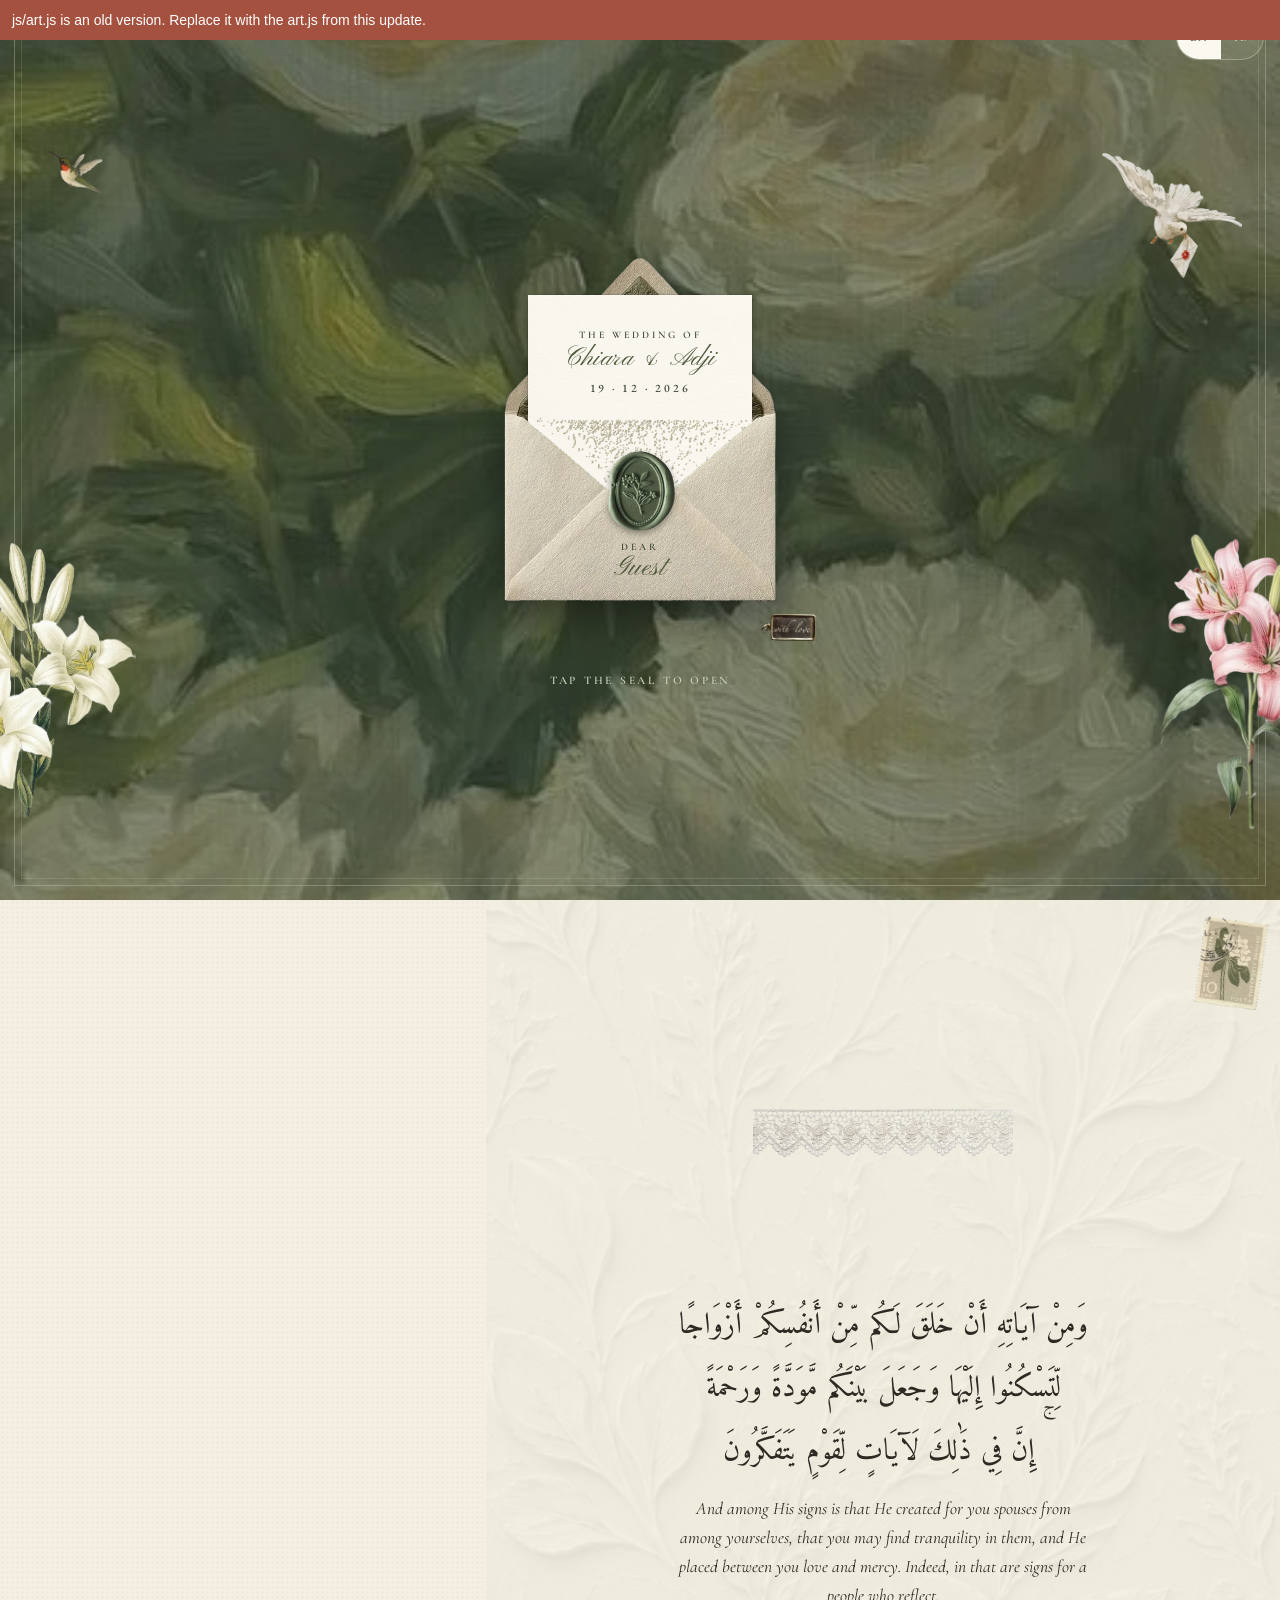
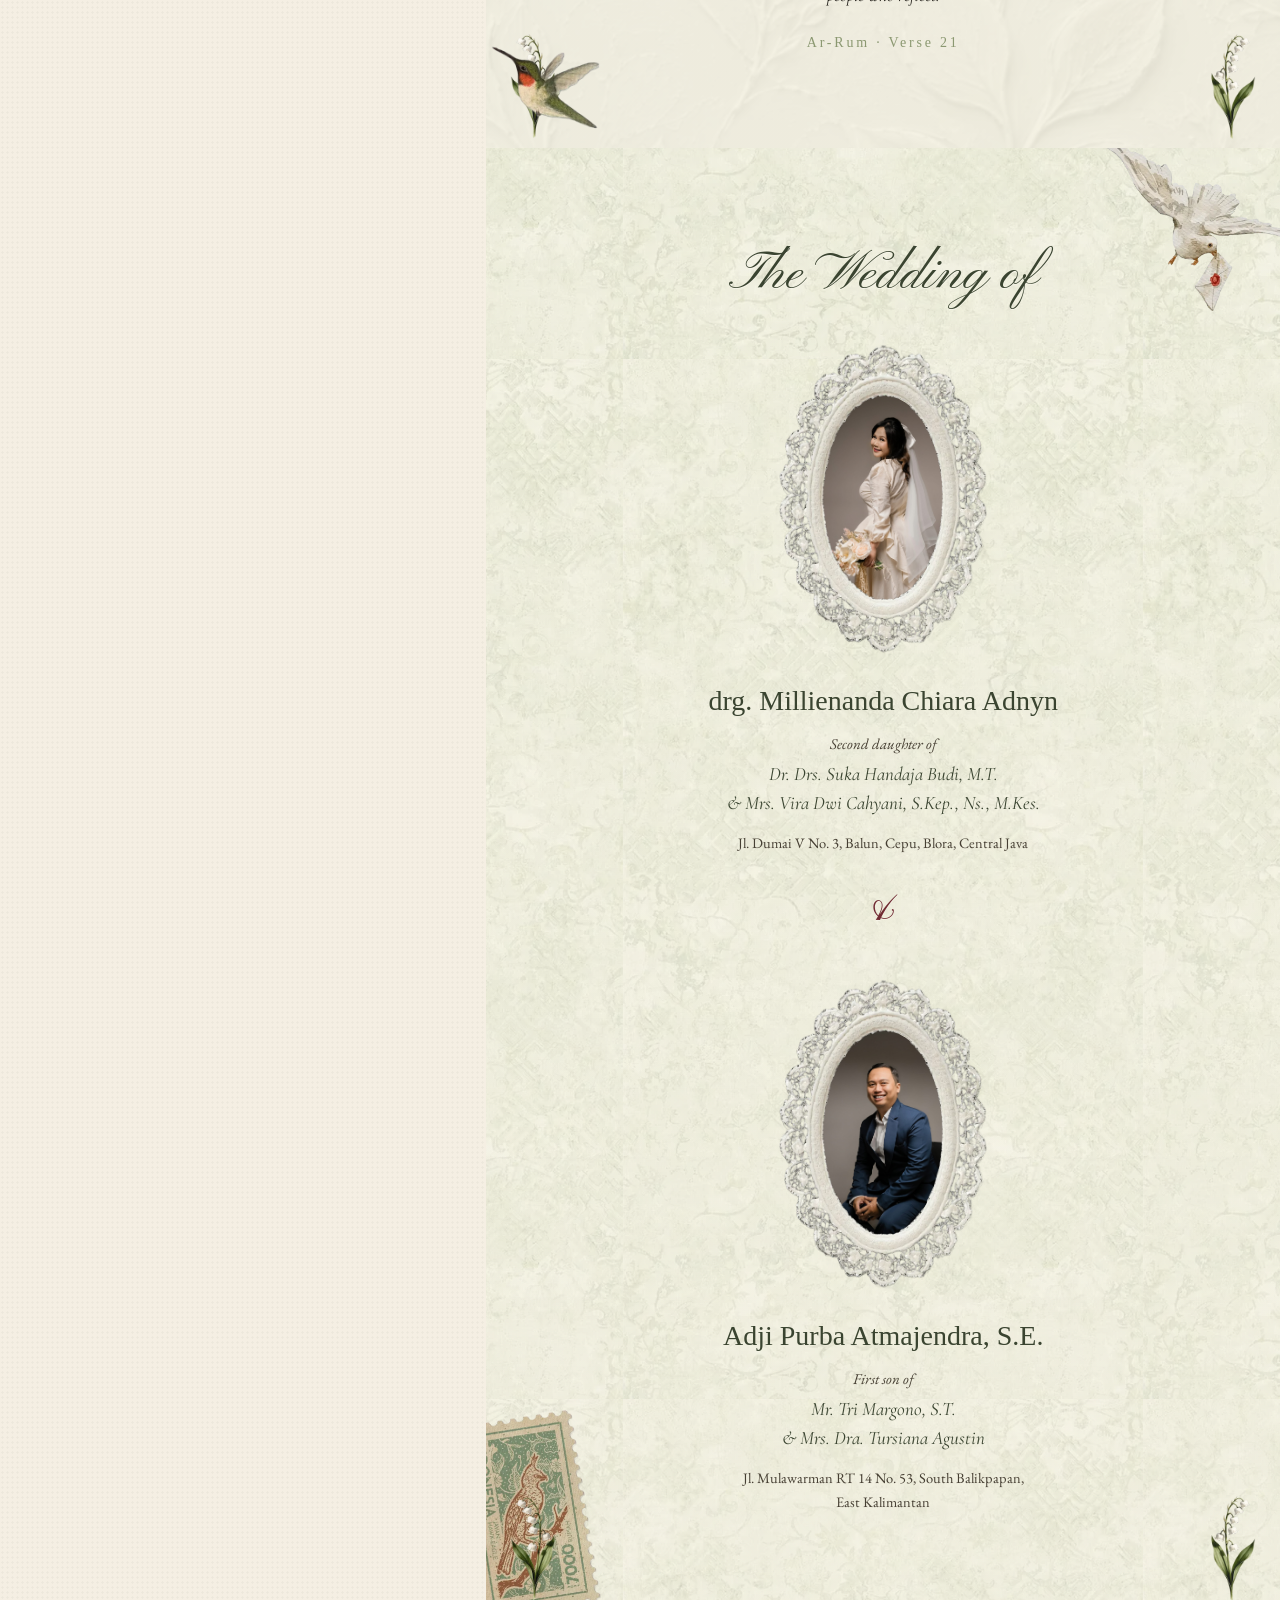
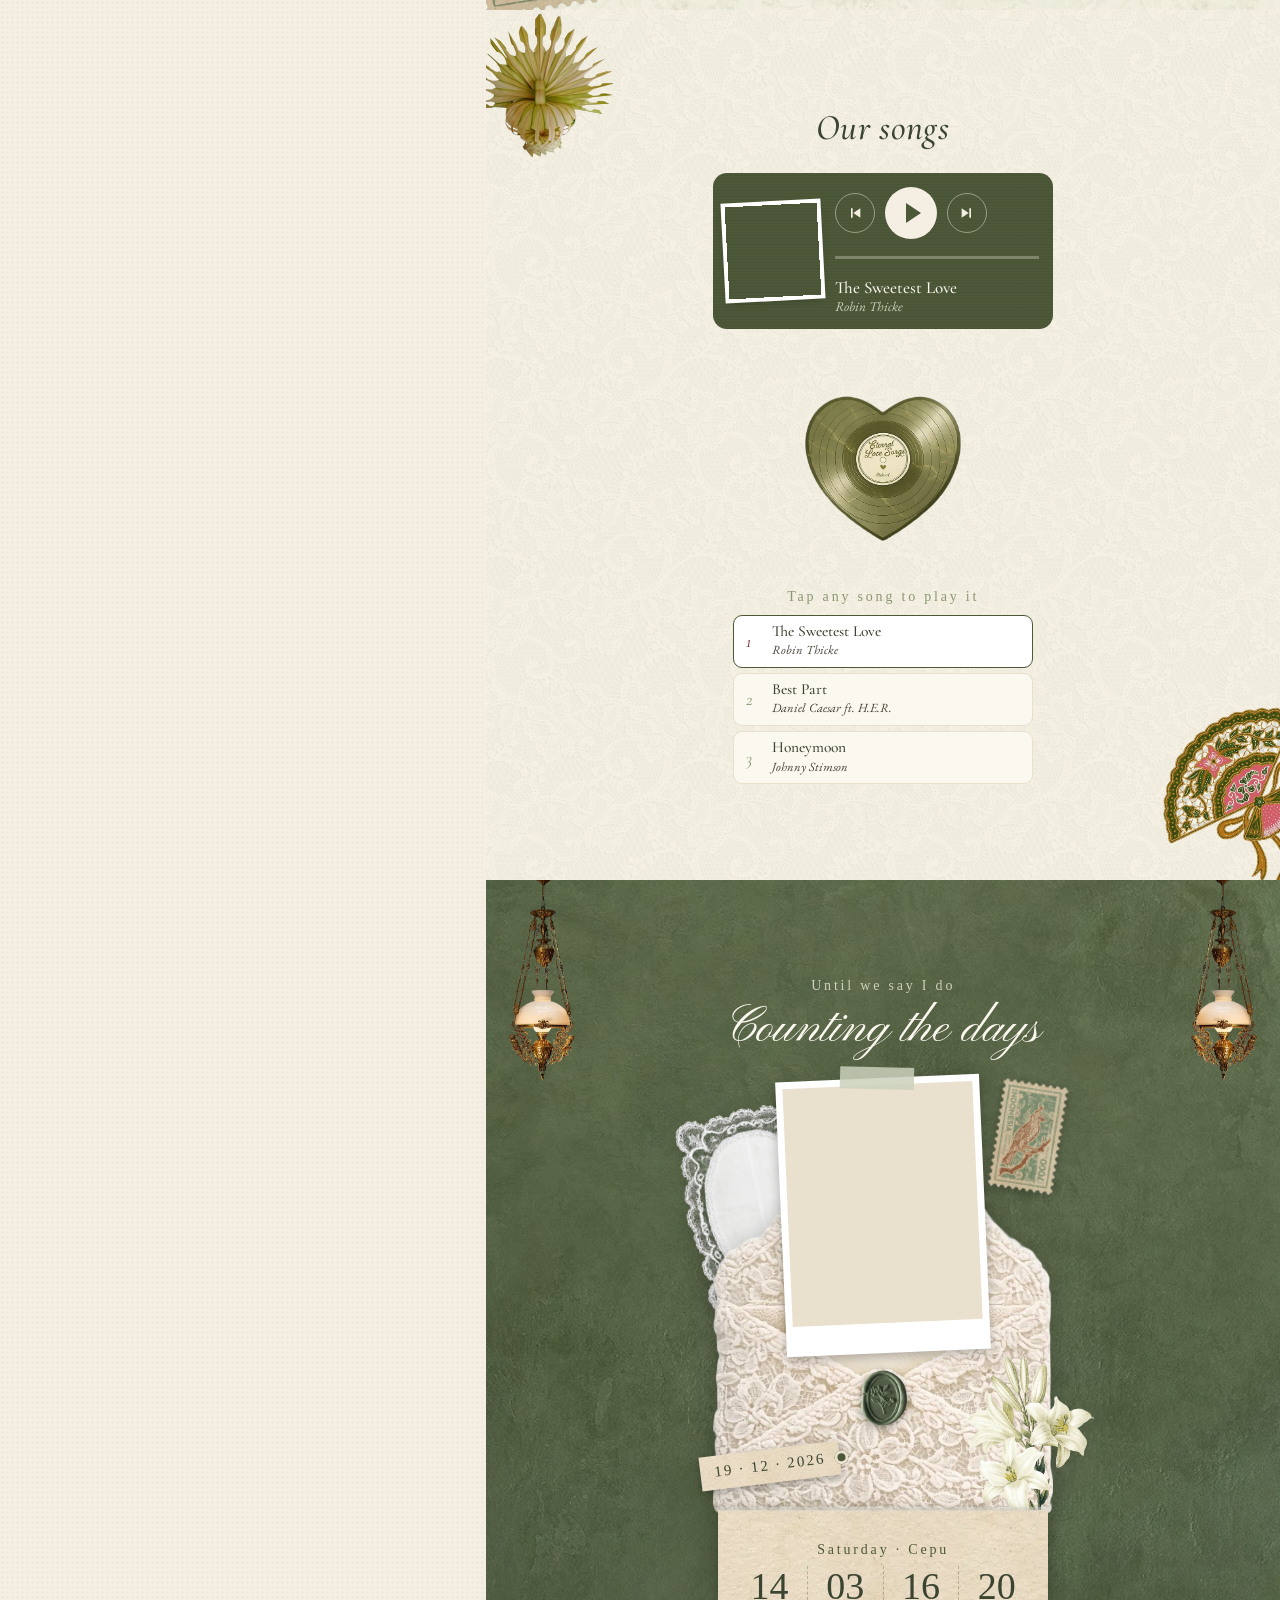
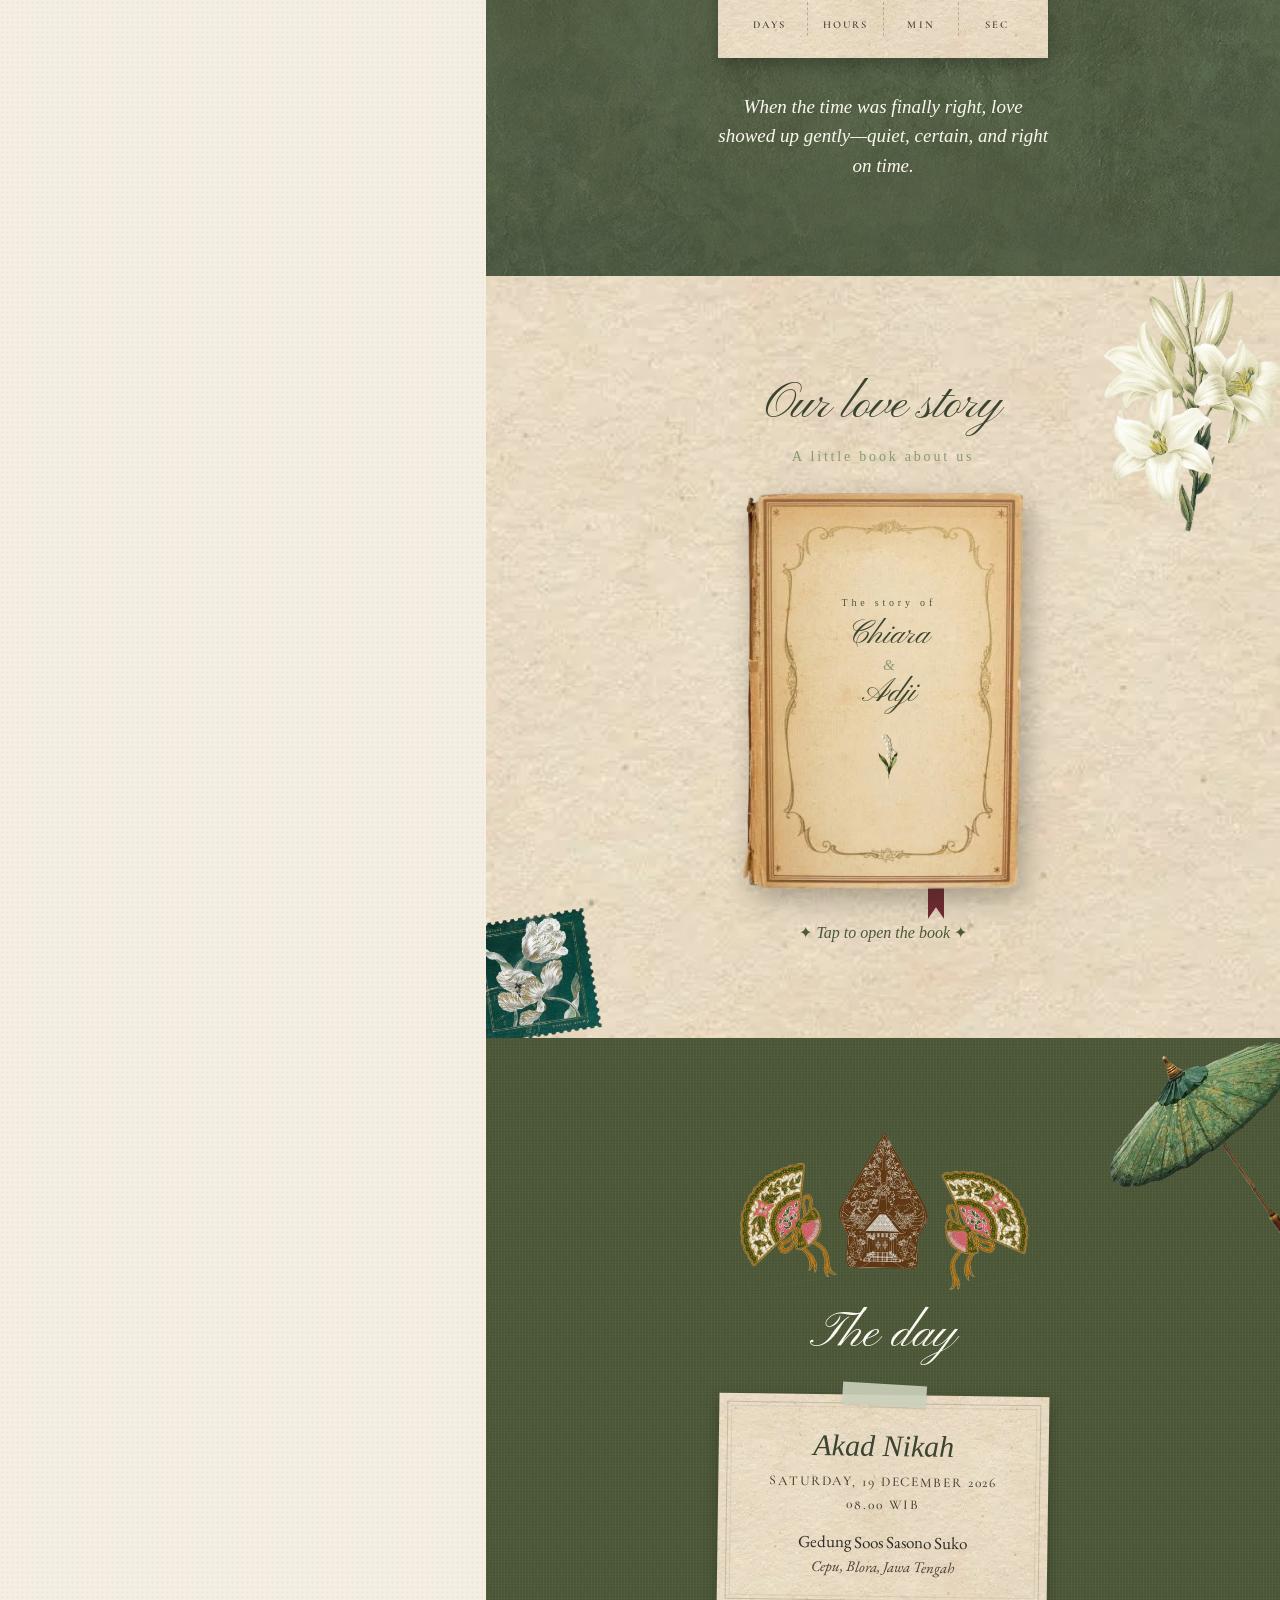
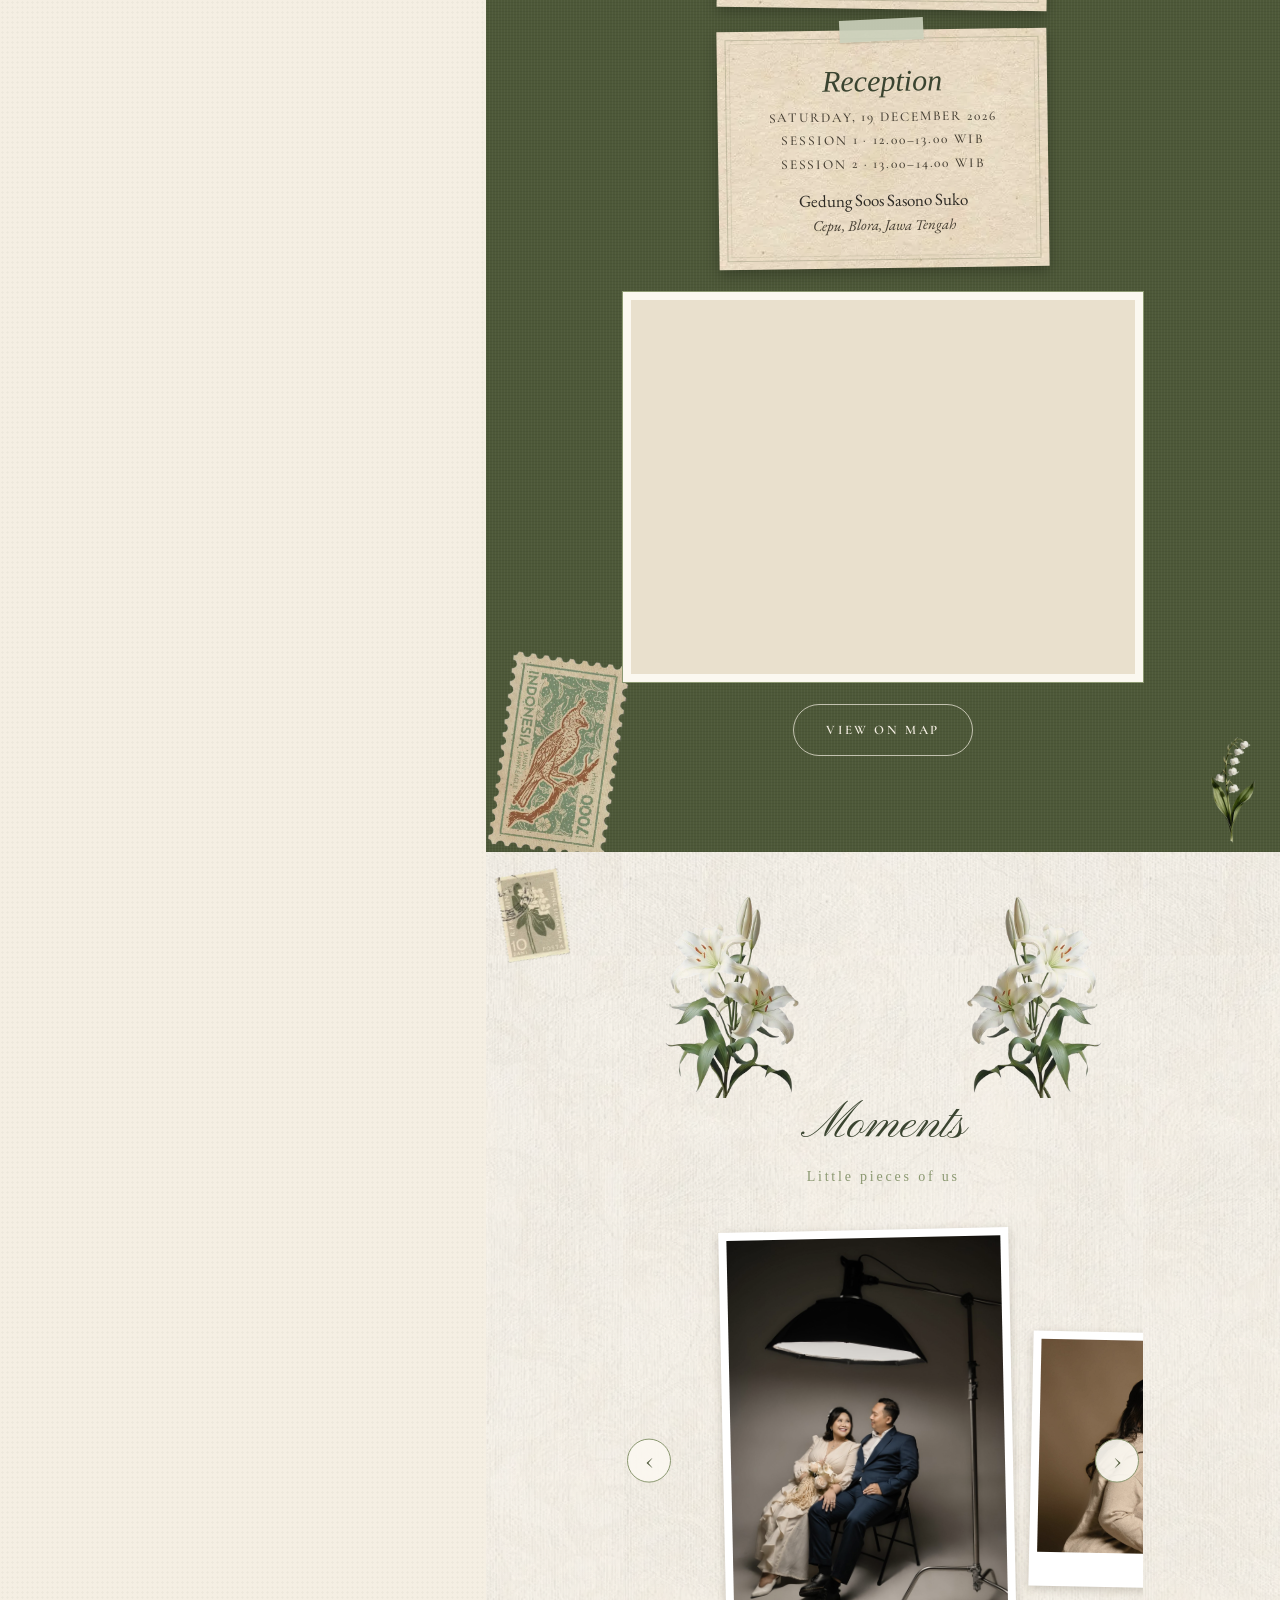
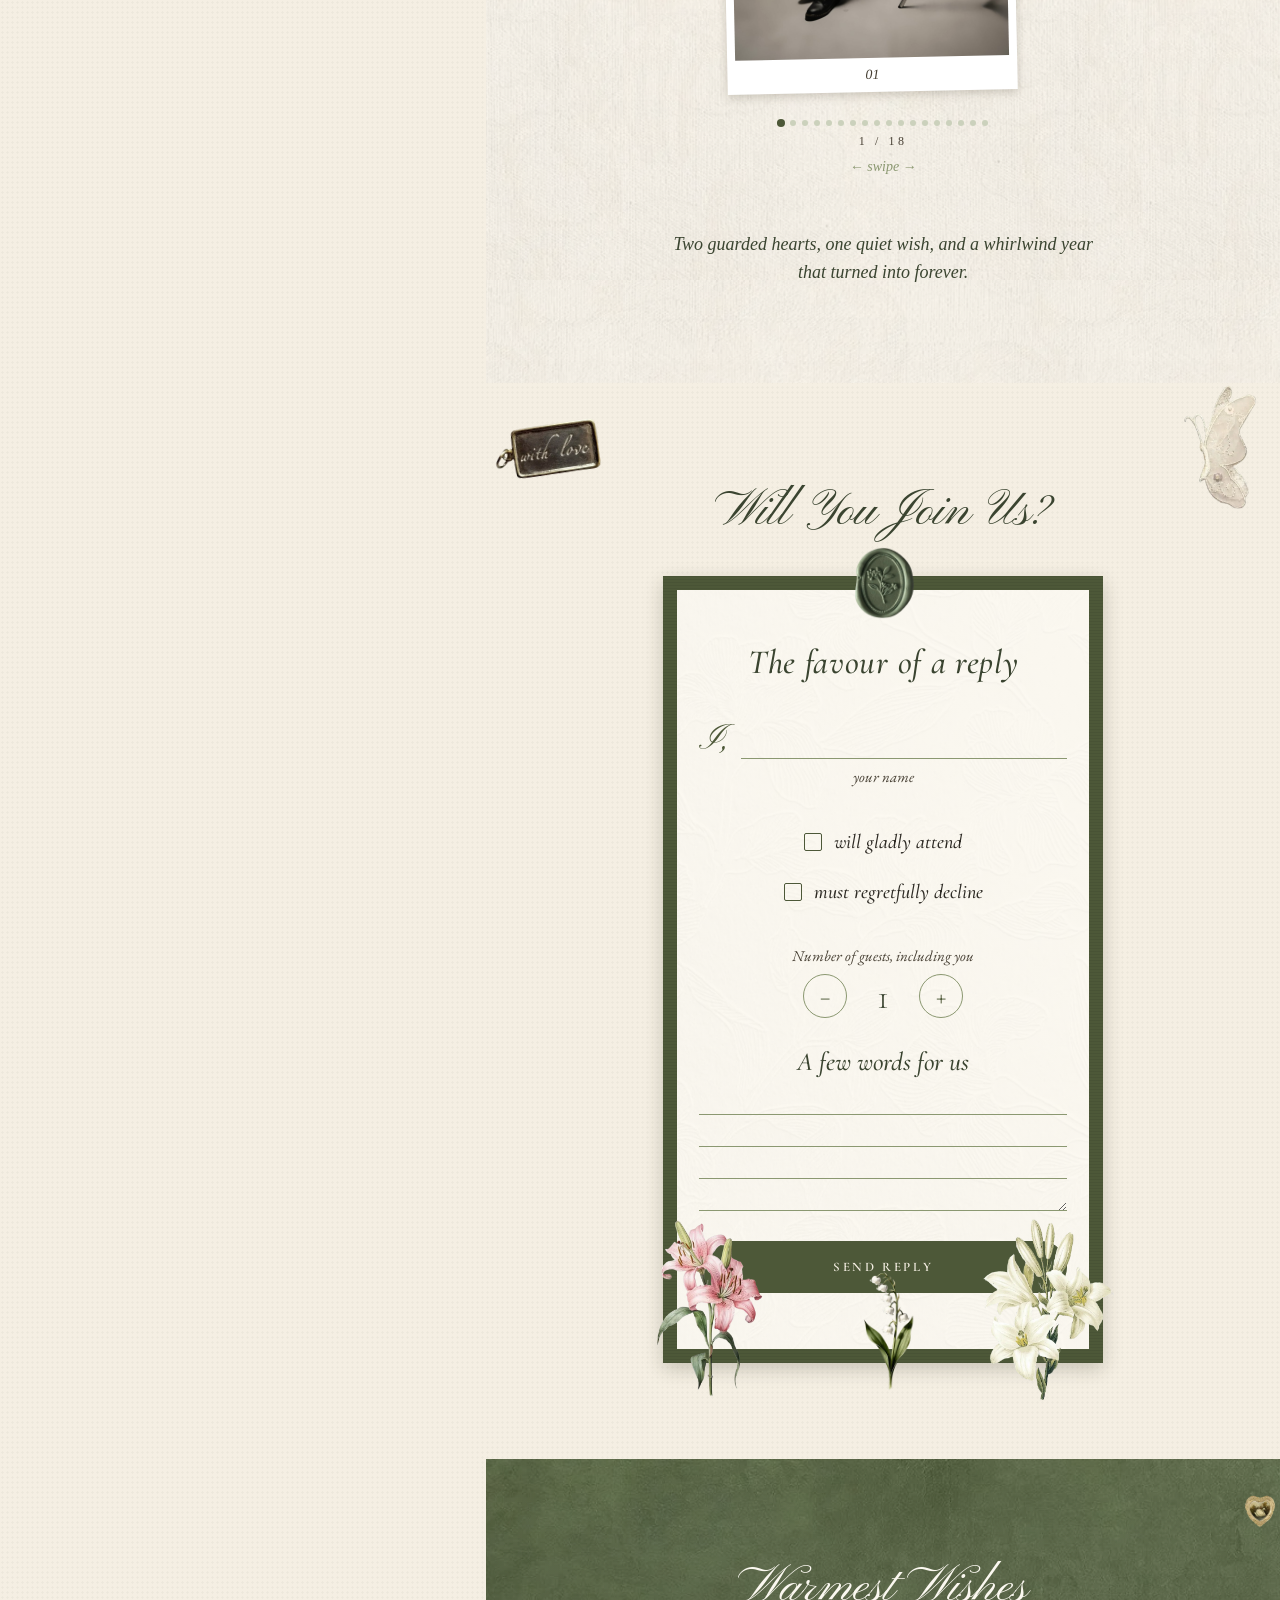
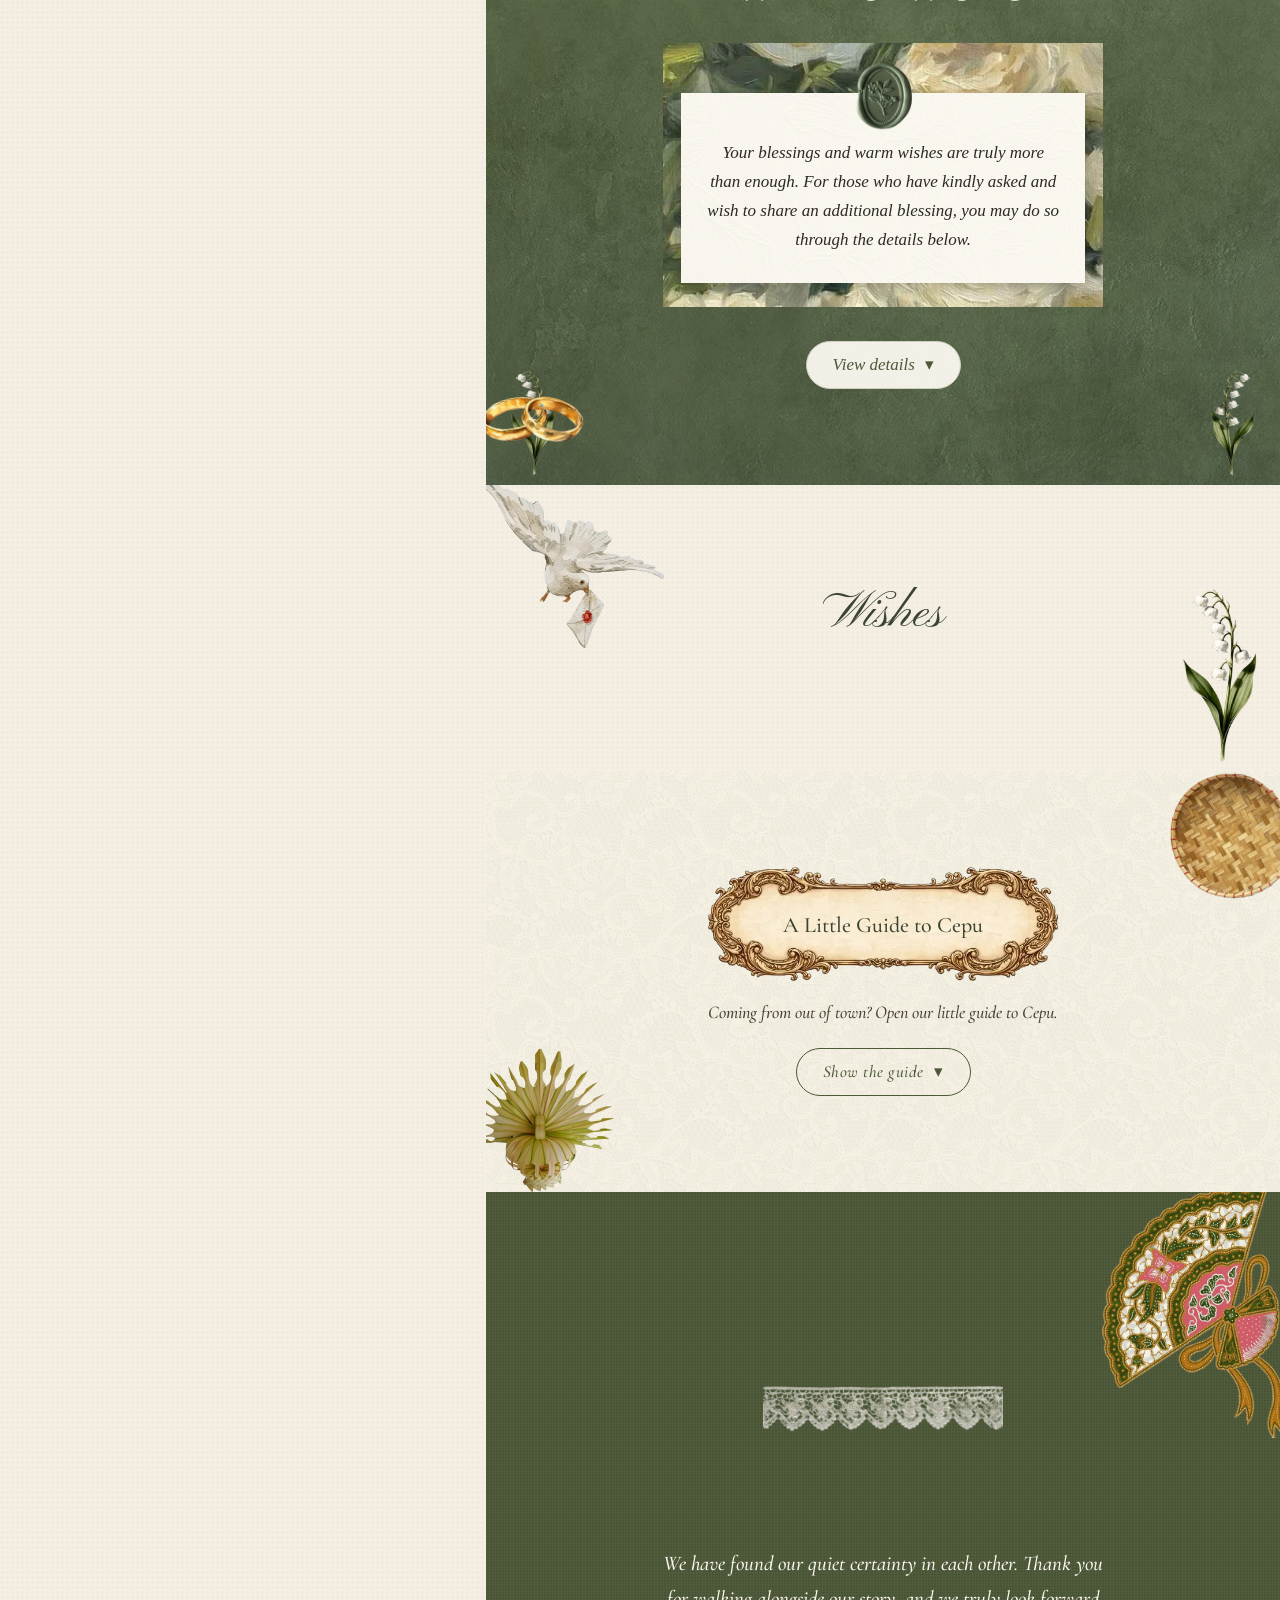
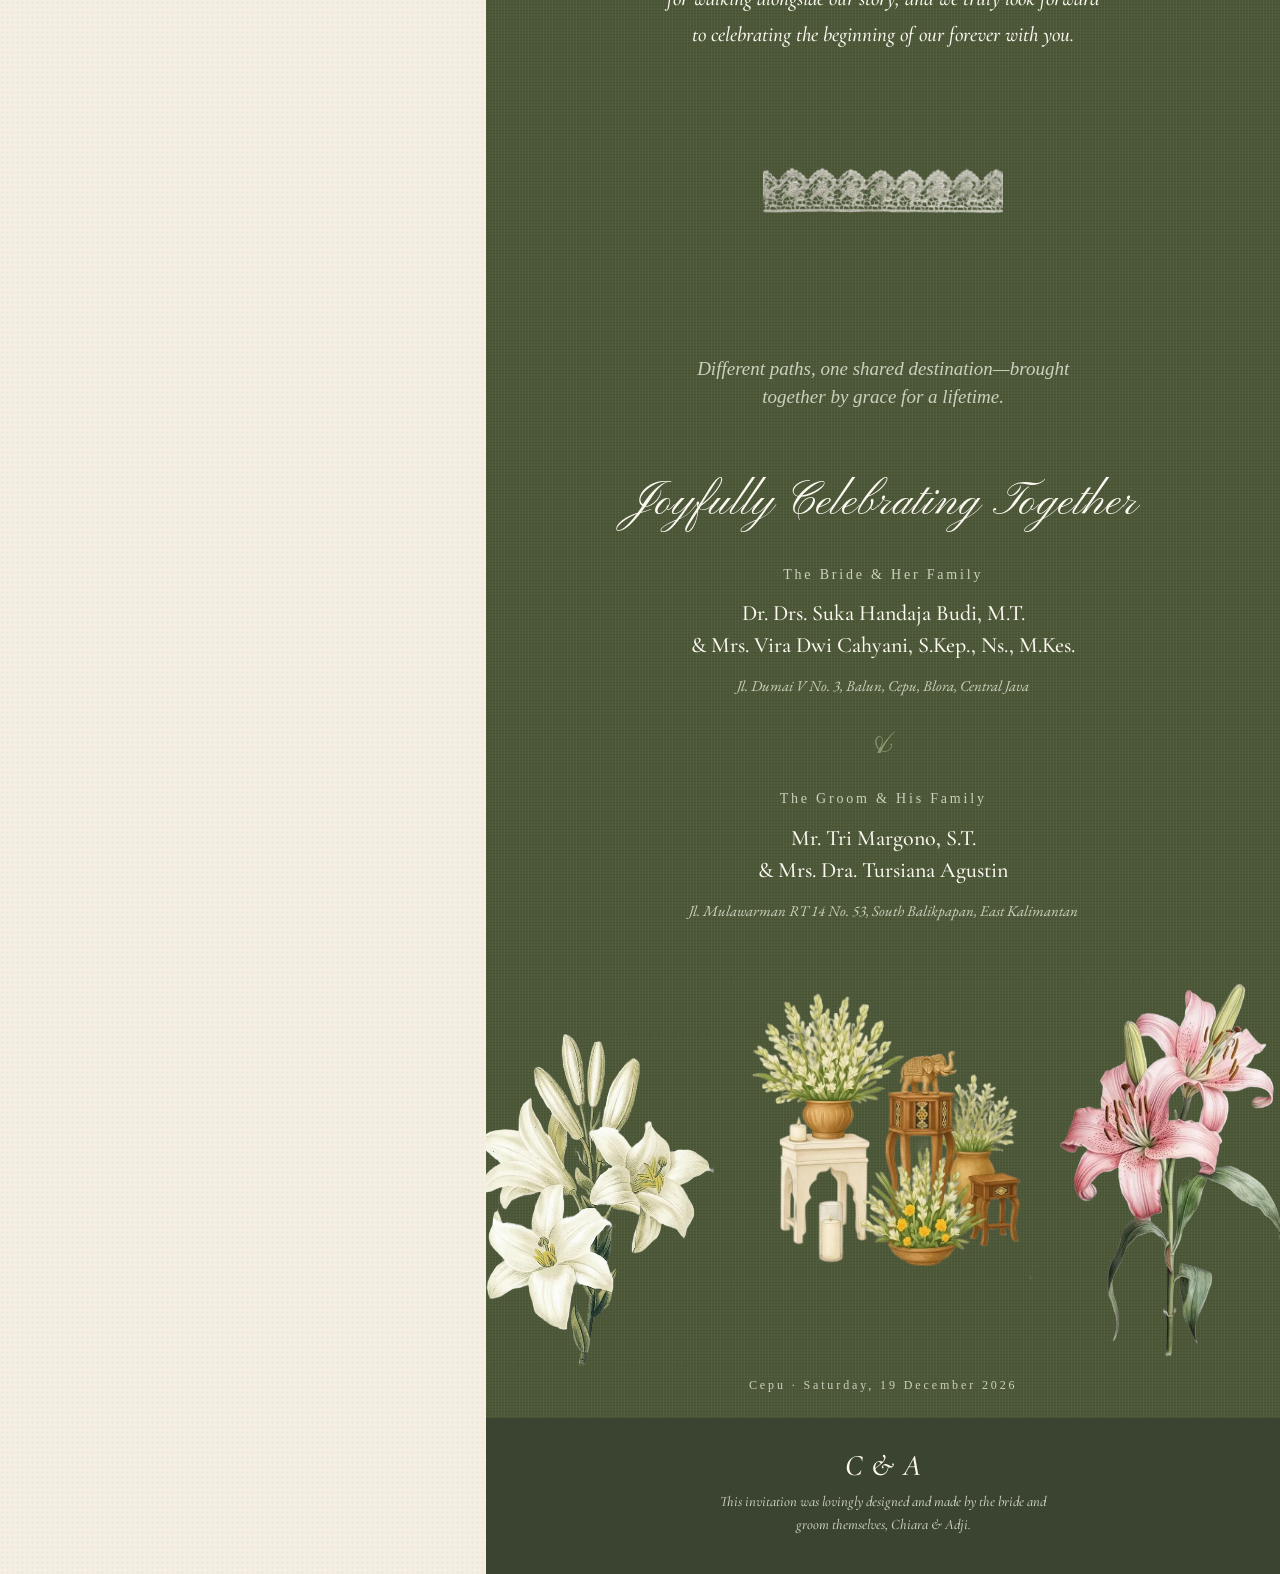
<file: index.html>
<!DOCTYPE html>
<html lang="en">
<head>
<meta charset="utf-8">
<meta name="viewport" content="width=device-width, initial-scale=1, viewport-fit=cover">
<title>Chiara &amp; Adji · Wedding Invitation</title>
<meta name="description" content="Chiara and Adji invite you to celebrate their wedding. Saturday, 19 December 2026, Cepu.">
<meta name="theme-color" content="#56603F">
<meta property="og:type" content="website">
<meta property="og:title" content="The Wedding of Chiara &amp; Adji">
<meta property="og:description" content="Menjadi sebuah kebahagiaan bagi kami untuk mengundang Bapak/Ibu/Saudara/i di hari bahagia kami. Sabtu, 19 Desember 2026 · Cepu">
<meta property="og:image" content="https://chiara-adji.web.id/assets/og-image-portrait.jpg">
<meta property="og:image:type" content="image/jpeg">
<meta property="og:image:width" content="1173">
<meta property="og:image:height" content="1800">
<meta property="og:url" content="https://chiara-adji.web.id/">
<meta name="twitter:card" content="summary_large_image">
<link rel="icon" href="assets/favicon.svg" type="image/svg+xml">
<link rel="preconnect" href="https://fonts.googleapis.com">
<link rel="preconnect" href="https://fonts.gstatic.com" crossorigin>
<link href="https://fonts.googleapis.com/css2?family=Cormorant+Garamond:ital,wght@0,300;0,400;0,500;0,600;1,300;1,400;1,500&family=EB+Garamond:ital,wght@0,400;0,500;1,400&family=Pinyon+Script&family=IM+Fell+English:ital@0;1&family=IM+Fell+English+SC&family=Amiri+Quran&display=swap" rel="stylesheet">
<link rel="stylesheet" href="css/styles.css?v=24">
</head>
<body class="locked">
<a class="skip" href="#main">Skip to content</a>

<!-- 1. Opening envelope -->
<section id="opening" class="opening dark" aria-label="Invitation envelope">
  <div class="deco" id="deco" aria-hidden="true"></div>
  <div id="lang-open"></div>
  <div class="env2" id="envelope">
    <img class="e-back" src="assets/art/env-back.webp" alt="" onerror="this.style.display='none'">
    <div class="e-card"><p class="eyebrow" id="open-wo"></p><p class="script" id="open-invite"></p><p class="meta e-date" id="open-date"></p></div>
    <img class="e-front" src="assets/art/env-front.webp" alt="" onerror="this.style.display='none'">
    <div class="e-to"><p class="eyebrow" id="open-to"></p><p class="script" id="open-guest"></p></div>
    <button class="seal" id="seal" type="button" aria-label="Open invitation"><img src="assets/art/seal.webp" alt="" onerror="this.style.display='none'"><span id="seal-mono"></span></button>
    <img class="env-tag" src="assets/art/tag.webp" alt="" onerror="this.style.display='none'">
  </div>
  <p class="hint" id="open-hint"></p>
</section>

<!-- Desktop-only side panel (hidden on phones) -->
<aside class="side dark" aria-hidden="true"><div class="side-in" data-parallax></div></aside>

<header class="topbar" id="topbar"><span id="lang-top"></span><a href="#rsvp">RSVP</a></header>
<main id="main"><noscript><p style="padding:2rem">Please enable JavaScript to view this invitation.</p></noscript></main>

<button class="music" id="music" type="button" aria-pressed="false" aria-label="Play music" hidden>
  <span class="bars" aria-hidden="true"><i></i><i></i><i></i></span>
</button>
<dialog class="lightbox" id="lightbox" aria-label="Photo viewer">
  <button class="lb-x" aria-label="Close">×</button>
  <button class="lb-n lb-prev" aria-label="Previous photo">‹</button>
  <img alt=""><button class="lb-n lb-next" aria-label="Next photo">›</button>
</dialog>
<div class="toast" id="toast" role="status" aria-live="polite"></div>

<script src="data/content.js?v=23"></script>
<script src="js/art.js?v=16"></script>
<script src="registry.js?v=2"></script>
<script src="js/app.js?v=23"></script>

<!-- Mini game gate: shows after the seal is tapped -->
<div class="gate" id="gate" role="dialog" aria-modal="true" aria-labelledby="gate-t" hidden>
  <div class="gate-card">
    <div class="gate-duo" aria-hidden="true"><img src="[data-uri]" alt=""><img src="[data-uri]" alt=""></div>
    <p class="eyebrow" id="gate-k"></p>
    <p class="gate-t" id="gate-t"></p>
    <p class="gate-s" id="gate-s"></p>
    <div class="gate-btns">
      <button class="btn" type="button" id="gate-play"></button>
      <button class="btn ghost" type="button" id="gate-skip"></button>
    </div>
    <p class="gate-m" id="gate-m"></p>
  </div>
</div>
<script>
(function () {
  var gate = document.getElementById('gate'); if (!gate) return;
  var T = {
    id: { k: 'Sebelum dibuka', t: 'Mau main mini game dulu?', s: 'Kami membuat game kecil tentang perjalanan kami saling menjemput.', p: '▶︎ Main mini game', g: 'Langsung ke undangan', m: '± 1 menit · nyalakan suara' },
    en: { k: 'Before you open it', t: 'Play a little game first?', s: 'We made a tiny game about how we always find our way to each other.', p: '▶︎ Play the mini game', g: 'Go to the invitation', m: 'About 1 minute · sound on' }
  };
  var pass = false;
  // After playing the mini game, the choice is skipped for the rest of this visit (same tab).
  // On a new visit later, the game choice shows again. Add ?game to the link to force it.
  try {
    localStorage.removeItem('ca-played');
    if (/[?&]game\b/.test(location.search)) sessionStorage.removeItem('ca-played');
    pass = sessionStorage.getItem('ca-played') === '1';
  } catch (e) {}
  function lang() {
    var b = document.querySelector('#lang-open [aria-pressed="true"]');
    var v = b ? b.textContent.trim().toLowerCase() : (document.documentElement.lang || 'en');
    return v.indexOf('id') === 0 ? 'id' : 'en';
  }
  function open() {
    var x = T[lang()];
    ['k', 't', 's', 'm'].forEach(function (k) { document.getElementById('gate-' + k).textContent = x[k]; });
    document.getElementById('gate-play').textContent = x.p;
    document.getElementById('gate-skip').textContent = x.g;
    gate.hidden = false;
    requestAnimationFrame(function () { gate.classList.add('in'); });
    document.getElementById('gate-play').focus();
  }
  window.addEventListener('click', function (e) {
    if (pass || !e.target.closest || !e.target.closest('#seal')) return;
    e.preventDefault(); e.stopImmediatePropagation(); open();
  }, true);
  document.getElementById('gate-play').onclick = function () {
    try { sessionStorage.setItem('ca-gate', '1'); sessionStorage.setItem('ca-played', '1'); } catch (e) {}
    location.href = 'play.html' + location.search;
  };
  document.getElementById('gate-skip').onclick = function () {
    pass = true; gate.classList.remove('in');
    setTimeout(function () { gate.hidden = true; document.getElementById('seal').click(); }, 250);
  };
  gate.addEventListener('keydown', function (e) { if (e.key === 'Escape') document.getElementById('gate-skip').click(); });
})();
</script>
</body>
</html>
</file>
<file: css/styles.css>
/* ---------- Tokens: change colours/fonts here ---------- */
:root{
  --ivory:#F5EFE3;--paper:#FBF8F0;--linen:#E9E0CD;--moss:#56603F;--forest:#3A4430;
  --sage:#8B9871;--mist:#CBD1BC;--ink:#2D2A24;--ink-soft:#5F5A4D;--claret:#702B32;--err:#A4513F;
  --f-disp:"Cormorant Garamond",Georgia,serif;--f-body:"EB Garamond",Georgia,serif;--f-script:"Pinyon Script","Snell Roundhand",cursive;
  --ease:cubic-bezier(.22,.61,.36,1);--col:520px;
}
*{box-sizing:border-box;margin:0}
html{scroll-behavior:smooth;-webkit-text-size-adjust:100%}
body{background:var(--ivory);color:var(--ink);font:17px/1.65 var(--f-body);
  background-image:radial-gradient(rgba(45,42,36,.035) 1px,transparent 1.2px);background-size:5px 5px}
body.locked{overflow:hidden}
img{max-width:100%;display:block}
:focus-visible{outline:2px solid var(--claret);outline-offset:3px}
.skip{position:absolute;left:-999px}.skip:focus{left:8px;top:8px;z-index:99;background:var(--paper);padding:8px}

/* ---------- Type ---------- */
.eyebrow{font:600 12.5px/1.4 var(--f-disp);letter-spacing:.28em;text-transform:uppercase;color:var(--moss)}
.script{font:400 clamp(32px,9vw,42px)/1.2 var(--f-script);color:var(--moss)}
h1,h2,h3{font-family:var(--f-disp);font-weight:400;color:var(--forest)}
h1{font-weight:300;font-size:clamp(38px,11vw,64px);letter-spacing:.16em;text-transform:uppercase;line-height:1.15}
h2{font-size:clamp(28px,7vw,34px);margin:.3em 0 .6em}
h3{font-size:26px;font-weight:500}
.amp{display:block;font:400 clamp(44px,12vw,72px)/1 var(--f-script);color:var(--claret);margin:.1em 0}
.meta{font-size:14px;letter-spacing:.14em;text-transform:uppercase;color:var(--ink-soft)}
.cap{font-style:italic;font-size:15px;color:var(--ink-soft)}

/* ---------- Layout ---------- */
section.sec{padding:96px 24px;text-align:center;position:relative}
.wrap{max-width:var(--col);margin:0 auto}
.dark{background:var(--moss);color:var(--ivory)}
.dark h2,.dark h3{color:var(--paper)}.dark .eyebrow,.dark .script,.dark .meta,.dark .cap{color:var(--mist)}
.rule{border:0;height:1px;background:var(--sage);width:64px;margin:28px auto;position:relative;transform-origin:center}
.rule::after{content:"✦";position:absolute;left:50%;top:50%;transform:translate(-50%,-52%);background:var(--ivory);color:var(--sage);font-size:10px;padding:0 8px}
.dark .rule::after{background:var(--moss)}
.quote{margin:56px auto 0;max-width:420px;font:italic 21px/1.5 var(--f-disp);color:var(--forest)}
.dark .quote{color:var(--paper)}.quote cite{display:block;margin-top:8px;font:normal 13px var(--f-body);letter-spacing:.14em;text-transform:uppercase;color:var(--ink-soft)}
.arch{border-radius:999px 999px 0 0;overflow:hidden}
.card{background:var(--paper);color:var(--ink);padding:32px 24px;position:relative;box-shadow:0 1px 0 var(--linen)}
.card::before{content:"";position:absolute;inset:10px;border:1px solid var(--sage);opacity:.55;pointer-events:none}
.card h3{color:var(--forest)}.card .meta{color:var(--ink-soft)}

/* ---------- Opening ---------- */
.opening{position:fixed;inset:0;z-index:50;display:grid;place-items:center;text-align:center;padding:24px;
  background:var(--ivory);transition:transform .9s var(--ease),opacity .9s var(--ease);height:100dvh}
.opening.gone{transform:translateY(-100%);opacity:0;pointer-events:none}
.env{max-width:340px;padding:56px 28px 40px;background:var(--paper);border:1px solid var(--linen);position:relative;
  clip-path:polygon(0 0,50% 12%,100% 0,100% 100%,0 100%)}
.env .eyebrow{margin-top:36px}
.open-invite{font-style:italic;color:var(--ink-soft);margin:6px 0 26px;font-size:16px}
.seal{width:76px;height:76px;border-radius:50%;border:0;cursor:pointer;background:var(--moss);color:var(--ivory);
  font:500 17px var(--f-disp);letter-spacing:.06em;box-shadow:inset 0 0 0 4px rgba(245,239,227,.18),0 2px 0 var(--forest);
  animation:breathe 3s ease-in-out infinite;transition:background .25s}
.seal:hover{background:var(--forest)}
.hint{margin-top:18px;font:600 11.5px var(--f-disp);letter-spacing:.24em;text-transform:uppercase;color:var(--ink-soft)}
@keyframes breathe{50%{transform:scale(1.03)}}

/* ---------- Hero ---------- */
.hero{min-height:100dvh;display:grid;place-items:center;background:var(--paper);overflow:hidden}
.hero .bg{position:absolute;inset:-6% 0;opacity:.9;will-change:transform;
  background:linear-gradient(var(--mist),transparent) top/100% 38% no-repeat;opacity:.35}
.hero .wrap{position:relative}
.joglo{width:min(280px,70vw);margin:0 auto 28px;stroke:var(--sage);stroke-width:1.25;fill:none;stroke-linecap:round;stroke-linejoin:round}
.joglo path{stroke-dasharray:1;stroke-dashoffset:1;animation:draw 2s var(--ease) .3s forwards}
@keyframes draw{to{stroke-dashoffset:0}}
.hero .date{margin-top:24px}

/* ---------- Countdown ---------- */
.count{display:flex;justify-content:center;gap:0;margin-top:20px}
.count div{padding:0 18px;border-left:1px solid var(--sage)}.count div:first-child{border:0}
.count b{display:block;font:300 clamp(36px,10vw,48px)/1 var(--f-disp);color:var(--paper)}
.count span{font:600 11px var(--f-disp);letter-spacing:.22em;text-transform:uppercase;color:var(--mist)}

/* ---------- Story ---------- */
.tl{position:relative;text-align:left;margin-top:40px;padding-left:36px}
.tl::before{content:"";position:absolute;left:7px;top:6px;bottom:6px;width:1px;background:var(--sage)}
.tl article{position:relative;padding-bottom:44px}
.tl article::before{content:"";position:absolute;left:-34px;top:8px;width:11px;height:11px;border-radius:50%;background:var(--ivory);border:1px solid var(--moss)}
.tl .arch{margin:14px 0 0;max-width:220px;aspect-ratio:4/5}.tl img{width:100%;height:100%;object-fit:cover}

/* ---------- Events ---------- */
.ev{margin-top:32px}.ev+.ev{margin-top:20px}
.ev .meta{margin:4px 0}.ev p{margin-top:10px}
.btn{display:inline-flex;align-items:center;justify-content:center;min-height:52px;padding:0 32px;border-radius:999px;
  border:1px solid var(--moss);background:var(--moss);color:var(--ivory);font:600 13px var(--f-disp);letter-spacing:.2em;
  text-transform:uppercase;text-decoration:none;cursor:pointer;transition:background .25s,color .25s}
.btn:hover{background:var(--forest)}
.btn.ghost{background:transparent;color:var(--moss)}.btn.ghost:hover{background:var(--moss);color:var(--ivory)}
.card .btn{margin-top:20px}
.link{font:600 12.5px var(--f-disp);letter-spacing:.2em;text-transform:uppercase;color:var(--moss);background:none;border:0;cursor:pointer;
  text-decoration:underline;text-underline-offset:5px;padding:12px 4px}

/* ---------- Gallery ---------- */
.grid{display:grid;grid-template-columns:repeat(2,1fr);gap:12px;margin-top:32px;max-width:720px;margin-inline:auto}
.grid button{border:8px solid var(--paper);outline:1px solid var(--linen);background:var(--linen);padding:0;cursor:zoom-in;aspect-ratio:4/5;overflow:hidden}
.grid button:nth-child(3n+1){border-radius:999px 999px 0 0}
.grid img,.ph{width:100%;height:100%;object-fit:cover;transition:transform .8s var(--ease),opacity .6s}
.grid button:hover img{transform:scale(1.03)}
.ph{display:grid;place-items:center;font:italic 14px var(--f-body);color:var(--ink-soft);padding:8px}
@media(min-width:700px){.grid{grid-template-columns:repeat(3,1fr);gap:18px}}
.lightbox{border:0;background:rgba(30,32,22,.94);max-width:100vw;max-height:100dvh;width:100%;height:100%;padding:0;color:#fff}
.lightbox[open]{display:grid;place-items:center}
.lightbox::backdrop{background:transparent}
.lightbox img{max-width:92vw;max-height:84dvh;object-fit:contain;transition:opacity .3s}
.lb-x,.lb-n{position:absolute;background:none;border:0;color:var(--ivory);font:300 40px var(--f-disp);cursor:pointer;min-width:48px;min-height:48px}
.lb-x{top:8px;right:8px}.lb-prev{left:4px}.lb-next{right:4px}.lb-n{top:50%;transform:translateY(-50%)}

/* ---------- Forms ---------- */
form{text-align:left;max-width:420px;margin:32px auto 0}
label,legend{display:block;font:600 12px var(--f-disp);letter-spacing:.24em;text-transform:uppercase;color:var(--moss);margin-top:26px}
input[type=text],input[type=number],textarea,select{width:100%;font:17px var(--f-body);color:var(--ink);background:transparent;
  border:0;border-bottom:1px solid var(--sage);padding:10px 0;border-radius:0;min-height:48px}
textarea{resize:vertical;min-height:96px}
fieldset{border:0;padding:0}
.radio{display:flex;align-items:center;gap:12px;min-height:48px;cursor:pointer;text-transform:none;letter-spacing:0;font:17px var(--f-body);color:var(--ink);margin:0}
.radio input{appearance:none;width:18px;height:18px;border:1px solid var(--moss);border-radius:50%;display:grid;place-items:center;flex:none}
.radio input::after{content:"";width:8px;height:8px;border-radius:50%;background:var(--moss);transform:scale(0);transition:transform .2s}
.radio input:checked::after{transform:scale(1)}
.hp{position:absolute;left:-9999px}
form .btn{margin-top:32px;width:100%}
.msg{margin-top:18px;text-align:center;min-height:1.5em}.msg.err{color:var(--err)}
.thanks{font:400 34px var(--f-script);color:var(--moss);text-align:center;padding:24px 0}

/* ---------- Gifts / registry / wishes ---------- */
.cards{display:grid;gap:20px;margin-top:32px}
.acct{font:500 24px var(--f-disp);letter-spacing:.06em;margin:8px 0 2px;color:var(--forest);word-break:break-all}
.qr{width:180px;height:180px;margin:12px auto;object-fit:contain;background:#fff;padding:8px}
.wish{background:var(--paper);border:1px solid var(--linen);padding:20px;text-align:left}
.wish b{font:600 12px var(--f-disp);letter-spacing:.2em;text-transform:uppercase;color:var(--moss)}
.wish p{font-style:italic;margin-top:6px}
.wishes{display:grid;gap:14px;margin-top:32px;max-height:420px;overflow:auto}

/* ---------- Chrome ---------- */
.topbar{position:fixed;top:0;right:0;z-index:20;padding:calc(10px + env(safe-area-inset-top)) 18px 0}
.topbar a{font:600 12px var(--f-disp);letter-spacing:.22em;color:var(--moss);text-decoration:none;background:var(--paper);padding:12px 16px;border:1px solid var(--linen);border-radius:999px;display:inline-block}
.music{position:fixed;right:16px;bottom:calc(16px + env(safe-area-inset-bottom));z-index:30;width:48px;height:48px;border-radius:50%;
  border:1px solid var(--moss);background:var(--paper);cursor:pointer}
.bars{display:flex;gap:3px;align-items:flex-end;justify-content:center;height:16px}
.bars i{width:2px;height:6px;background:var(--moss)}
.music.on .bars i{animation:eq 1s ease-in-out infinite}.music.on .bars i:nth-child(2){animation-delay:.2s}.music.on .bars i:nth-child(3){animation-delay:.4s}
@keyframes eq{50%{height:16px}}
.toast{position:fixed;left:50%;bottom:84px;transform:translate(-50%,20px);background:var(--forest);color:var(--ivory);padding:10px 20px;border-radius:999px;opacity:0;transition:.3s;z-index:60;pointer-events:none;font-size:15px}
.toast.show{opacity:1;transform:translate(-50%,0)}

/* ---------- Reveal motion ---------- */
.rv{opacity:0;transform:translateY(12px);transition:opacity .7s var(--ease),transform .7s var(--ease)}
.rv.in{opacity:1;transform:none}
@media(prefers-reduced-motion:reduce){
  *,*::before,*::after{animation:none!important;transition-duration:.01ms!important;scroll-behavior:auto!important}
  .rv{opacity:1;transform:none}.joglo path{stroke-dashoffset:0}
}

/* ===== v2: envelope, illustrations ===== */
.opening{background:var(--moss);flex-direction:column;gap:28px;align-content:center}
.opening .hint{color:var(--mist);margin:0}
.envelope{position:relative;width:min(340px,86vw);aspect-ratio:3/2;perspective:900px;margin:0 auto}
.envelope::before{content:"";position:absolute;inset:0;background:var(--linen)}
.env-card{position:absolute;left:7%;right:7%;top:7%;bottom:7%;background:var(--paper);z-index:1;display:grid;place-content:center;gap:2px;
  border:1px solid var(--sage);transition:transform 1s var(--ease) .55s}
.env-card .script{font-size:30px}
.env-front{position:absolute;inset:0;z-index:2;background:var(--paper);clip-path:polygon(0 0,50% 56%,100% 0,100% 100%,0 100%);
  display:grid;align-content:end;justify-items:center;padding-bottom:9%;box-shadow:inset 0 -1px 0 var(--linen)}
.env-front .script{font-size:30px}
.flap{position:absolute;left:0;right:0;top:0;height:58%;z-index:3;background:#EFE7D4;clip-path:polygon(0 0,100% 0,50% 100%);
  transform-origin:top;transition:transform .8s var(--ease),z-index 0s .4s}
.seal{position:absolute;left:50%;top:50%;z-index:4;margin:-38px 0 0 -38px;transition:opacity .4s}
.opened .flap{transform:rotateX(180deg);z-index:0}
.opened .env-card{transform:translateY(-62%)}
.opened .seal{opacity:0;animation:none}
.art{display:block;overflow:visible}
.art *{fill:none;stroke:var(--sage);stroke-width:1.25;stroke-linecap:round;stroke-linejoin:round}
.art .f{fill:var(--paper)}.art .l{fill:var(--mist);fill-opacity:.55}
.dark .art *{stroke:var(--mist)}.dark .art .f{fill:var(--moss)}.dark .art .l{fill:var(--forest)}
.scene{width:min(440px,92vw);margin:0 auto 24px}
.draw path{stroke-dasharray:1;stroke-dashoffset:1;animation:draw 1.6s var(--ease) .3s forwards}
.sec{overflow:hidden}
.corner{position:absolute;bottom:0;width:84px;opacity:.55;pointer-events:none;transform-origin:bottom center}
.corner.l{left:6px}.corner.r{right:6px;transform:scaleX(-1)}
.hero .corner{width:110px}
.divider{width:120px;margin:28px auto}
.wrap{position:relative;z-index:1}
@media(prefers-reduced-motion:reduce){.draw path{stroke-dashoffset:0}.env-card,.flap{transition:none}}

/* ===== v3: photos ===== */
.hero .scene{width:min(260px,70vw);margin-bottom:12px}
.hero-photo{width:min(260px,70vw);aspect-ratio:4/5;margin:28px auto 0;border:8px solid var(--paper);outline:1px solid var(--sage)}
.arch img,.grid img{width:100%;height:100%;object-fit:cover;filter:saturate(.88) sepia(.1)}

/* ===== v4: venue map ===== */
.map{margin-top:24px;aspect-ratio:4/3;border:8px solid var(--paper);outline:1px solid var(--sage);background:var(--linen)}
.map iframe{width:100%;height:100%;border:0;display:block;filter:sepia(.25) saturate(.75)}

/* ===== v5: decorative redesign ===== */
[hidden]{display:none!important}
.sr{position:absolute;left:-9999px}
.dark{background-image:repeating-linear-gradient(0deg,rgba(0,0,0,.06) 0 1px,transparent 1px 3px),repeating-linear-gradient(90deg,rgba(255,255,255,.035) 0 1px,transparent 1px 3px)}
/* envelope: seal no longer covers the greeting */
.envelope{aspect-ratio:5/4}
.flap{height:56%}
.env-front{clip-path:polygon(0 0,50% 56%,100% 0,100% 100%,0 100%);padding-bottom:7%}
.env-front .eyebrow{font-size:11px}.env-front .script{font-size:28px;line-height:1.1}
.seal{top:56%;width:64px;height:64px;margin:-32px 0 0 -32px;font-size:15px}
/* hero collage */
.hero{padding-top:72px;background:var(--paper)}
.janur{position:absolute;top:5%;width:clamp(110px,30vw,190px);mix-blend-mode:multiply;pointer-events:none}
.janur.l{left:-8px}.janur.r{right:-8px;transform:scaleX(-1)}
.lace-frame{position:relative;width:min(300px,76vw);aspect-ratio:300/380;margin:32px auto 0}
.lace-frame>svg{position:absolute;inset:0;width:100%;height:100%;filter:drop-shadow(0 2px 3px rgba(60,50,30,.2))}
.lace-frame .oval{position:absolute;left:16%;top:12.6%;width:68%;height:74.7%;border-radius:50%;overflow:hidden;background:var(--linen)}
.oval img{width:100%;height:100%;object-fit:cover;filter:saturate(.88) sepia(.1)}
.pol,.pol-s{background:#fff;padding:5px 5px 20px;box-shadow:0 2px 7px rgba(60,50,30,.25);margin:0;position:absolute}
.pol{width:33%}.pol.p1{left:-14%;bottom:5%;transform:rotate(-8deg)}.pol.p2{right:-14%;top:7%;transform:rotate(7deg)}
.pol img,.pol-s img{width:100%;aspect-ratio:1;object-fit:cover;display:block;filter:saturate(.88) sepia(.1)}
.pol-s{position:relative;display:block;width:min(230px,70%);padding:8px 8px 28px;margin-top:16px;transform:rotate(-2deg)}
.pol-s img{aspect-ratio:4/5}
.pol-s::before{content:"";position:absolute;top:-10px;left:50%;width:70px;height:20px;margin-left:-35px;background:rgba(203,209,188,.75);transform:rotate(-3deg)}
.grid button:nth-child(n){border:8px solid #fff;border-bottom-width:28px;border-radius:0;outline:0;background:#fff;box-shadow:0 2px 8px rgba(60,50,30,.22);transform:rotate(-2deg);aspect-ratio:4/5.4}
.grid button:nth-child(even){transform:rotate(1.8deg)}
.rv:not(.in) .draw path{animation-play-state:paused}
/* reply card (RSVP) */
.reply-card{max-width:440px;margin:32px auto 0;padding:44px 28px 76px;overflow:hidden}
.reply{display:grid;gap:30px;margin:0;max-width:none;text-align:center}
.reply .script{font-size:34px;line-height:1.1}.reply .script.sm{font-size:26px}
.reply label.script{margin:0;text-transform:none;letter-spacing:0;color:var(--moss)}
.reply .row{display:grid;gap:6px;justify-items:center}
.reply .name{grid-template-columns:auto 1fr;align-items:end;column-gap:12px}
.reply .name .cap{grid-column:1/-1}
.reply .mk{font:400 36px/1 var(--f-script);color:var(--moss);margin:0;text-transform:none;letter-spacing:0}
.reply input#r-name{text-align:center;font-style:italic;font-size:19px}
.reply .tick{display:flex;align-items:center;gap:12px;margin:0;min-height:44px;cursor:pointer;font:italic 20px var(--f-disp);text-transform:none;letter-spacing:0;color:var(--ink)}
.tick input{position:absolute;opacity:0}
.tick i{width:18px;height:18px;border:1px solid var(--moss);border-radius:2px;position:relative;flex:none}
.tick input:checked+i::after{content:"";position:absolute;left:5px;top:-3px;width:6px;height:13px;border:solid var(--claret);border-width:0 2px 2px 0;transform:rotate(40deg)}
.tick input:focus-visible+i{outline:2px solid var(--claret);outline-offset:3px}
.reply .tick:has(input[type=checkbox]){font-size:16px}
.stepper{display:flex;align-items:center;gap:8px}
.stp{width:44px;height:44px;border-radius:50%;border:1px solid var(--sage);background:none;color:var(--moss);font:300 26px/1 var(--f-disp);cursor:pointer}
.num{width:56px;border:0;background:none;text-align:center;font:300 36px var(--f-disp);color:var(--forest);padding:0}
.note textarea{width:100%;min-height:128px;border:0;padding:0 4px;line-height:32px;text-align:left;font-style:italic;
  background:repeating-linear-gradient(transparent 0 31px,var(--sage) 31px 32px)}
.reply .btn{margin:0;width:100%}.reply .msg{margin:0}
/* player (from vinyl reference) */
.player{display:flex;align-items:center;gap:16px;max-width:340px;margin:24px auto 0;padding:14px;background:rgba(0,0,0,.2);border-radius:14px;text-align:left}
.cover{width:92px;aspect-ratio:1;flex:none;overflow:hidden}.cover img{width:100%;height:100%;object-fit:cover}
.ctl{flex:1;display:grid;gap:6px;justify-items:start}
.pp{width:52px;height:52px;border-radius:50%;border:0;background:var(--ivory);position:relative;cursor:pointer}
.pp::before{content:"";position:absolute;left:21px;top:16px;border-left:15px solid var(--moss);border-top:10px solid transparent;border-bottom:10px solid transparent}
.pp.on::before{left:18px;top:17px;width:6px;height:18px;border:0;border-left:5px solid var(--moss);border-right:5px solid var(--moss)}
.prog{position:relative;width:100%;height:24px;cursor:pointer;background:linear-gradient(rgba(245,239,227,.3),rgba(245,239,227,.3)) center/100% 3px no-repeat}
.prog i{position:absolute;left:0;top:10px;height:3px;width:0;background:var(--ivory)}
.player .tm{color:var(--mist)}
.vinyl{width:min(210px,58vw);margin:28px auto 16px}.vinyl svg{display:block}
.vinyl.spin svg{animation:spin 6s linear infinite}@keyframes spin{to{transform:rotate(360deg)}}

/* ===== v7: scrapbook garden · bilingual · original SVG illustration (no image files needed) ===== */
[hidden]{display:none!important}
h2::after{content:"";display:block;width:56px;height:1px;background:var(--sage);margin:14px auto 0}

/* --- language switch + top bar --- */
.topbar{display:flex;align-items:center;gap:8px}
.langsw{display:inline-flex;border:1px solid var(--linen);border-radius:999px;background:var(--paper);overflow:hidden}
.langsw button{font:600 11.5px var(--f-disp);letter-spacing:.18em;padding:0 13px;min-height:44px;border:0;background:none;color:var(--ink-soft);cursor:pointer}
.langsw button[aria-pressed=true]{background:var(--moss);color:var(--ivory)}
#lang-open{position:absolute;top:calc(14px + env(safe-area-inset-top));right:16px;z-index:5}
.opening .langsw{background:rgba(251,248,240,.08);border-color:rgba(203,209,188,.45)}
.opening .langsw button{color:var(--mist)}.opening .langsw button[aria-pressed=true]{background:var(--paper);color:var(--forest)}

/* --- shared illustration parts --- */
.pj{position:absolute;top:0;pointer-events:none}
.pj svg{width:100%;height:auto;transform-origin:0 0;animation:sway 7s ease-in-out infinite alternate}
.pj.r{transform:scaleX(-1)}.pj.l{left:0}.pj.r{right:0}
.fr{position:absolute;pointer-events:none}.fr.r{transform:scaleX(-1)}.fr.l{left:0}.fr.r{right:0}.fr svg{width:100%;height:auto}
.bt{position:absolute;left:50%;bottom:0;transform:translateX(-50%);pointer-events:none}
.bt .scene{width:100%;margin:0}
@keyframes sway{from{transform:rotate(-1.6deg)}to{transform:rotate(1.6deg)}}
@keyframes tw{0%,100%{opacity:.15}50%{opacity:.85}}
.tw{position:absolute;color:var(--mist);font-style:normal;animation:tw 4s ease-in-out infinite;pointer-events:none}
.art .ff{fill:var(--sage);stroke:none;animation:tw 3.2s ease-in-out infinite}.dark .art .ff{fill:var(--mist)}
.draw .nd{stroke-dasharray:none;stroke-dashoffset:0;animation:none}
.art .rs{fill:var(--claret);fill-opacity:.1;stroke:var(--claret)}
.tape::after{content:"";position:absolute;top:-11px;left:50%;width:84px;height:22px;margin-left:-42px;background:rgba(203,209,188,.8);transform:rotate(-2deg);box-shadow:0 1px 2px rgba(60,50,30,.14);pointer-events:none}
.tape.ev:nth-of-type(even)::after{transform:rotate(2.5deg)}

/* --- 1. opening: decorated envelope screen --- */
.opening{padding:24px;overflow:hidden}
.opening .envelope,.opening .hint{position:relative;z-index:2}
.deco{position:absolute;inset:0;pointer-events:none;overflow:hidden}
.deco::before,.deco::after{content:"";position:absolute;border:1px solid rgba(203,209,188,.34)}
.deco::before{inset:14px}.deco::after{inset:21px;border-color:rgba(203,209,188,.16)}
.deco .pj{width:clamp(110px,34vw,190px);left:14px;top:14px;opacity:.85}.deco .pj.r{left:auto;right:14px}
.deco .fr{top:34%;width:clamp(90px,26vw,170px);opacity:.42}.deco .fr.l{left:14px}.deco .fr.r{right:14px}
.deco .bt{width:min(440px,80vw);bottom:22px;opacity:.6}
@media(max-height:660px){.deco .bt,.deco .fr{display:none}}
.env-card .eyebrow{font-size:10.5px}
.env-front .script{max-width:86%;overflow-wrap:anywhere;font-size:clamp(20px,6vw,28px)}

/* --- 2. hero: ornamented, no image files --- */
.hero{position:relative;display:grid;place-items:center;min-height:100dvh;padding:96px 22px min(64vw,360px);overflow:hidden;
  background:radial-gradient(110% 60% at 50% 0,#F6F0E2,transparent 72%),radial-gradient(90% 50% at 50% 100%,rgba(203,209,188,.55),transparent 70%),#EDE4D2}
.hero-deco{position:absolute;inset:0;pointer-events:none}
.hero-deco .art *{stroke:var(--moss)}.hero-deco .art{opacity:.62}
.hero-deco .pj{width:clamp(130px,38vw,230px);top:0}
.hero-deco .fr{top:40%;width:clamp(80px,22vw,150px);opacity:.8}
.hero-deco .bt{width:min(620px,100%)}
body.locked .hero-deco .draw path{animation-play-state:paused}
.hero-art{position:relative;z-index:2;display:flex;flex-direction:column;align-items:center;text-align:center;max-width:420px}
.hero-art .eyebrow{font-size:11px;max-width:270px;color:var(--forest)}
.hero-art h1{font-size:clamp(34px,9.5vw,54px);line-height:1.08;margin:12px 0 4px}
.hero-art .amp{font-size:clamp(38px,10vw,48px);margin:0}
.hero-art .meta{color:var(--forest);margin-top:20px}

/* --- 4. the wedding of (parents) --- */
.couple .script{font-size:clamp(40px,11vw,54px)}
.people{display:grid;gap:4px;margin-top:34px}
.person{padding:46px 24px 38px}
.person .pname{font-size:clamp(25px,6.6vw,31px);line-height:1.2;font-weight:500}
.person .rel{margin-top:14px}
.person .parents{font:italic clamp(16px,4.6vw,19px)/1.5 var(--f-disp);margin-top:4px;color:var(--forest);text-wrap:balance}
.person .addr{font-size:14.5px;color:var(--ink-soft);margin:14px auto 0;max-width:300px}
.people .amp{font-size:54px;margin:18px 0 20px}

/* --- playlist --- */
.player{background:var(--moss) repeating-linear-gradient(0deg,rgba(0,0,0,.06) 0 1px,transparent 1px 3px);transform-origin:center}
.ctl .btns{display:flex;align-items:center;gap:10px}
.sk{width:40px;height:40px;border-radius:50%;border:1px solid rgba(245,239,227,.45);background:none;cursor:pointer;display:grid;place-items:center;color:var(--ivory);transition:background .2s}
.sk svg{width:16px;height:16px;fill:currentColor;stroke:none}.sk:hover{background:rgba(245,239,227,.14)}
.cover{box-shadow:0 0 0 4px #fff,0 3px 8px rgba(0,0,0,.3);transform:rotate(-3deg)}
#playlist h3{font-size:clamp(24px,6.5vw,30px)}

/* --- countdown --- */
#countdown .lace-frame{width:min(240px,64vw);margin:28px auto}

/* --- 5. love story --- */
.story-art{width:min(300px,80vw);margin:0 auto 40px}.story-art svg{width:100%;height:auto}
.chaps{position:relative;margin-top:48px;text-align:left}
.chaps::before{content:"";position:absolute;left:50%;top:0;bottom:0;width:1px;background:var(--sage)}
.chap{margin:0 0 68px;padding:54px 26px 80px}.chap:last-child{margin-bottom:0}
.chap .num{position:absolute;top:-26px;left:50%;width:52px;height:52px;margin-left:-26px;border-radius:50%;background:var(--moss);color:var(--ivory);
  font:500 17px/52px var(--f-disp);letter-spacing:.1em;text-align:center;box-shadow:0 0 0 6px var(--ivory)}
.chap h3{text-align:center;font-style:italic;font-weight:400;font-size:30px;line-height:1.2;margin-bottom:4px}
.chap .meta{text-align:center}
.chap .pol-s{width:min(230px,72%);margin:18px auto 26px}
.chap:nth-child(even) .pol-s{transform:rotate(2.2deg)}
.chap .corner{opacity:.5}
.dc::first-letter{font:400 4.2em/.8 var(--f-script);float:left;color:var(--claret);padding:8px 10px 0 0}
.dc::first-line{font-variant:small-caps;letter-spacing:.06em}

/* --- 6. the day --- */
.way-art{width:min(380px,92vw);margin:0 auto 20px}.way-art svg{width:100%;height:auto}
.ev.tape::after{background:rgba(203,209,188,.9)}

/* --- gallery canopy (replaces janur image) --- */
.canopy{position:relative;height:150px;width:min(420px,100%);margin:0 auto -34px}
.canopy .pj{width:26%}

/* --- RSVP card with rose vine --- */
.reply-card{padding-bottom:120px}
.vine-wrap{position:absolute;left:0;right:0;bottom:0;pointer-events:none}.vine-wrap svg{width:100%;height:auto}

/* --- desktop side panel (replaces image) --- */
.side{display:none}
@media(min-width:1024px){
  .side{display:block;position:fixed;left:0;top:0;bottom:0;width:38vw;z-index:5;border-right:8px solid var(--paper);overflow:hidden}
  .side-in{position:absolute;inset:-30px 0;display:grid;align-content:center;justify-items:center;text-align:center;padding:40px}
  .side-top{position:absolute;inset:0;pointer-events:none}.side-top .pj{width:clamp(110px,15vw,200px);top:30px}
  .side-txt{position:relative;z-index:2;margin-bottom:22vh}
  .side-txt .script{font-size:clamp(48px,5vw,76px);color:var(--paper);margin:8px 0}
  .side-bt{position:absolute;left:8%;right:8%;bottom:50px;pointer-events:none;opacity:.75}.side-bt svg{width:100%;height:auto}
  main{margin-left:38vw}
}

/* --- 7. closing: one even, centred layout --- */
.closing{padding:96px 24px 56px}
.closing .msg-c{font:italic 20px/1.65 var(--f-disp);max-width:440px;margin:0 auto;color:var(--paper)}
.closing .quote{margin-top:40px;font-size:19px;color:var(--mist)}
.closing .joy{font-size:clamp(34px,9.5vw,46px);color:var(--paper);margin:64px 0 34px}
.fam{max-width:420px;margin:0 auto}
.fam .eyebrow{font-size:11.5px;margin-bottom:14px}
.fam .pn{font:500 clamp(17px,4.9vw,22px)/1.45 var(--f-disp);color:var(--paper);text-wrap:balance}
.fam .addr{font:italic 15px/1.55 var(--f-body);color:var(--mist);margin-top:12px}
.fam-sep{font:400 44px/1 var(--f-script);color:var(--sage);margin:24px 0}
.scene-c{width:min(420px,92vw);margin:60px auto 22px;opacity:.85}.scene-c svg{width:100%;height:auto;margin:0}

@media(prefers-reduced-motion:reduce){.pj svg,.tw,.art .ff{animation:none!important}.tw{opacity:.4}.draw path{stroke-dashoffset:0}}

/* text on paper cards inside dark sections + envelope paper must stay dark */
.dark .card .cap,.dark .card .meta{color:var(--ink-soft)}
.dark .card .eyebrow,.dark .card .script{color:var(--moss)}
.opening .envelope .eyebrow{color:var(--ink-soft)}.opening .envelope .script{color:var(--moss)}

/* --- Quran verse --- */
.verse{padding:88px 24px 96px}
.verse .ar{font-family:"Amiri Quran","Amiri","Scheherazade New","Traditional Arabic",serif;font-size:clamp(25px,7.2vw,33px);line-height:2.35;color:var(--forest);margin:8px 0 22px;text-wrap:balance}
.verse .tr{font:italic clamp(17px,4.8vw,19px)/1.7 var(--f-disp);color:var(--ink-soft);max-width:420px;margin:0 auto}
.verse .ref{margin-top:22px}

/* ===== v8: transparent keepsake artwork + motion ===== */
.sx{display:block;max-width:none;height:auto;-webkit-user-drag:none;user-select:none}
.dk{position:absolute;pointer-events:none;z-index:0;transform-origin:50% 100%}
.wrap{position:relative;z-index:2}
.p-tr{top:-6px;right:-12px}.p-tl{top:-6px;left:-12px}.p-bl{bottom:-8px;left:-12px}.p-br{bottom:-8px;right:-12px}
.w1{width:64px}.w2{width:clamp(88px,25vw,140px)}.w3{width:clamp(108px,31vw,190px)}.w4{width:clamp(140px,40vw,240px)}
.flip{scale:-1 1}.rot1{rotate:-9deg}.rot2{rotate:8deg}
@keyframes float{from{transform:translateY(0)}to{transform:translateY(-9px)}}
@keyframes float2{from{transform:translateY(6px) rotate(-1.5deg)}to{transform:translateY(-6px) rotate(1.5deg)}}
@keyframes swayb{from{transform:rotate(-2.2deg)}to{transform:rotate(2.2deg)}}
@keyframes swing{from{transform:rotate(-4deg)}to{transform:rotate(4deg)}}
@keyframes fly{0%{transform:translate(0,0) rotate(0)}30%{transform:translate(8px,-7px) rotate(2deg)}60%{transform:translate(-4px,-12px) rotate(-1deg)}100%{transform:translate(0,0) rotate(0)}}
.float{animation:float 5s ease-in-out infinite alternate}.float2{animation:float2 6.5s ease-in-out infinite alternate}
.sway{animation:swayb 6s ease-in-out infinite alternate}.swing{transform-origin:50% 0;animation:swing 4.2s ease-in-out infinite alternate}
.fly{transform-origin:50% 50%;animation:fly 7s ease-in-out infinite}
.pj{transform-origin:50% 0;animation:sway 7s ease-in-out infinite alternate}.pj.r{transform:none;scale:-1 1}
.pj,.corner{height:auto}.corner{opacity:.9;animation:swayb 7s ease-in-out infinite alternate}.corner.r{transform:none;scale:-1 1}
.card{background:#FBF8F0 url(../assets/art/paper.webp) center/cover}
.hero{background:#F3ECDD url(../assets/art/paper.webp) center/cover}
/* opening */
.opening.dark{background:#3A4430 url(../assets/art/roses-bg.webp) center/cover}
.opening::before{content:"";position:absolute;inset:0;background:rgba(48,58,38,.58);z-index:0}
.deco{z-index:1}.deco .dk{position:absolute}
.deco .d1{left:-5%;bottom:9%;width:clamp(120px,34vw,200px)}.deco .d2{right:-5%;bottom:7%;width:clamp(110px,31vw,190px)}
.deco .d3{left:7%;top:31%;width:72px}.deco .d4{right:5%;top:27%;width:clamp(90px,25vw,140px)}
.deco .pj{opacity:1}
.flap{background:none;clip-path:none;transform-style:preserve-3d}
.flap i{position:absolute;inset:0;clip-path:polygon(0 0,100% 0,50% 100%);backface-visibility:hidden;-webkit-backface-visibility:hidden}
.flap .ff{background:#EFE7D4}
.flap .fb{transform:rotateX(180deg);background:#DDD5BF url(../assets/art/env-liner.webp) 50% 82%/128% auto no-repeat}
.seal{width:78px;height:78px;margin:-39px 0 0 -39px;background:none;box-shadow:none;border-radius:0;padding:0}
.seal:hover{background:none;filter:brightness(1.08)}
.seal img{width:100%;height:100%;object-fit:contain;filter:drop-shadow(0 3px 3px rgba(0,0,0,.35))}
.seal span{position:absolute;left:-9999px}
.env-tag{position:absolute;right:-6px;bottom:-16px;width:76px;z-index:5;pointer-events:none;transform-origin:20% 0;animation:swing 4s ease-in-out infinite alternate}
.opened .env-tag{opacity:0;transition:opacity .4s}
/* hero */
.hero-deco .pj{width:clamp(150px,44vw,260px)}
.hero-deco .bt{width:min(520px,96%);bottom:-4px}.bt img,.scene-c img,.side-bt img{width:100%}
.hero-deco .dk{position:absolute}
.hero-deco .d1{left:-7%;bottom:8%;width:clamp(120px,34vw,210px)}.hero-deco .d2{right:-7%;bottom:10%;width:clamp(110px,31vw,200px)}
.hero-deco .d3{right:3%;top:15%;width:clamp(58px,17vw,96px)}
/* story banner + events lanterns + rsvp flowers */
.story-art{position:relative;width:min(300px,78vw);margin:0 auto 44px}.story-art .liner{width:100%}
.story-art .hm{position:absolute;right:-26px;top:16%;width:92px}.story-art .lv{position:absolute;left:-16px;bottom:-8px;width:74px;transform-origin:bottom}
.way-art{position:relative;width:min(380px,92vw);margin:0 auto 24px;min-height:120px}
.way-art .joglo-img{width:68%;margin:0 auto}.way-art .lt{position:absolute;top:-6px;width:24%}.way-art .lt.l{left:0}.way-art .lt.r{right:0;scale:-1 1}
.map-btn{margin:22px auto 0;display:inline-flex}
.reply-card{background:#FBF8F0 url(../assets/art/paper.webp) center/cover;padding-bottom:36px}
.vf{position:relative;height:130px;margin:14px -28px -36px;pointer-events:none}
.vf .sx{position:absolute;bottom:-4px;transform-origin:50% 100%}.vf .a{left:-1%;width:25%}.vf .b{left:41%;width:21%}.vf .c{right:-1%;width:29%}
.vf .b{bottom:-4px}.vf .c{animation-delay:-2s}
/* chapter stickers sit in the card corner */
.chap{overflow:visible}.chap .p-tr{top:-34px;right:-22px;width:84px}
/* music: heart vinyl + song list */
.vinyl-img{width:100%;display:block}.vinyl.spin .vinyl-img{animation:spin 9s linear infinite}
.songs-h{margin:28px 0 10px;color:var(--moss)}
.songs{list-style:none;padding:0;margin:0 auto;max-width:340px;display:grid;gap:8px;text-align:left}
.sg{width:100%;display:flex;align-items:center;gap:14px;padding:10px 16px;border:1px solid var(--linen);background:#FBF8F0;border-radius:12px;cursor:pointer;font:inherit;color:var(--ink);text-align:left;transition:border-color .25s,background .25s}
.sg:hover{border-color:var(--sage)}.sg .n{font:italic 24px/1 var(--f-disp);color:var(--sage);width:24px;flex:none}
.sg .tt{display:grid;min-width:0}.sg b{font:500 19px/1.2 var(--f-disp);color:var(--forest)}.sg i{font-size:14px;color:var(--ink-soft)}
.sg.cur{border-color:var(--moss);background:#fff}.sg.cur .n{color:var(--claret)}
.sg.on b::after{content:" ♪";color:var(--claret);animation:float 1.2s ease-in-out infinite alternate;display:inline-block}
/* closing cartouche */
.cart{width:min(380px,92vw);aspect-ratio:479/640;margin:0 auto 8px;display:grid;place-items:center;padding:19% 17%;
  background:url(../assets/art/cartouche.webp) center/100% 100% no-repeat}
.closing .cart .msg-c{color:var(--forest);font-size:clamp(13px,3.7vw,16px);line-height:1.5;margin:0}
.closing .quote{margin-top:44px}
@media(prefers-reduced-motion:reduce){.float,.float2,.sway,.swing,.fly,.pj,.corner,.env-tag,.vinyl.spin .vinyl-img,.seal{animation:none!important}}
/* v8 fixes */
.flap .fb{clip-path:polygon(0 100%,100% 100%,50% 0);background-position:50% 58%}
.hero-deco .pj{width:clamp(240px,68vw,400px)}.hero-deco .pj.l{left:-15%}.hero-deco .pj.r{right:-15%}
.deco .pj{width:clamp(200px,58vw,320px)}.deco .pj.l{left:-13%;top:6px}.deco .pj.r{right:-13%;left:auto;top:6px}
.deco .d3{left:3%;top:15%}.deco .d4{right:3%;top:17%}
.canopy .pj{width:46%}.canopy .pj.l{left:-6%}.canopy .pj.r{right:-6%}
@media(min-width:1024px){.side-top .pj{width:clamp(200px,24vw,360px)}}
.dark .map-btn{color:var(--ivory);border-color:rgba(245,239,227,.7)}.dark .map-btn:hover{background:var(--ivory);color:var(--forest)}

/* ===== v9: realistic envelope, frames, new Javanese elements ===== */
.opening .env2{position:relative;z-index:2}
.env2{position:relative;width:min(360px,88vw);aspect-ratio:735/880;margin:0 auto}
.env2 .e-back,.env2 .e-front{position:absolute;inset:0;width:100%;height:100%;max-width:none;display:block}
.env2 .e-back{filter:drop-shadow(0 16px 20px rgba(0,0,0,.4))}.env2 .e-front{z-index:3}
.e-card{position:absolute;left:19%;right:19%;top:19%;height:62%;z-index:2;display:grid;align-content:start;justify-items:center;text-align:center;padding:13% 8% 0;gap:2px;
  background:#FBF8F0 url(../assets/art/paper.webp) center/cover;box-shadow:0 0 0 1px rgba(0,0,0,.08),0 3px 9px rgba(0,0,0,.28);transition:transform 1.1s cubic-bezier(.22,.61,.36,1)}
.e-card .eyebrow{font-size:10px;color:var(--ink-soft)}.e-card .script{font-size:clamp(25px,7.6vw,32px);color:var(--moss);line-height:1.1}
.e-card .e-date{font-size:10px;letter-spacing:.12em;margin-top:6px}
.opened .e-card{transform:translateY(-30%)}
.e-to{position:absolute;left:8%;right:8%;bottom:13.5%;z-index:4;text-align:center}
.e-to .eyebrow{font-size:10.5px;color:#6c6852}.e-to .script{font-size:clamp(20px,6.2vw,28px);color:var(--moss);line-height:1.1;overflow-wrap:anywhere}
.env2 .seal{position:absolute;left:50%;top:64.4%;z-index:5;width:84px;height:84px;margin:-42px 0 0 -42px}
.env2 .env-tag{right:-10px;bottom:-18px;width:74px}
.opened .seal{opacity:0;animation:none;pointer-events:none}
/* photo frames */
.frm{position:relative;margin:0 auto}
.frm-img{position:absolute;inset:0;width:100%;height:100%;z-index:2;pointer-events:none}
.frm-ph{position:absolute;z-index:1;border-radius:50%;overflow:hidden;background:var(--linen)}
.frm-ph img{width:100%;height:100%;object-fit:cover;object-position:60% 38%;transform:scale(1.2);transform-origin:58% 42%}
.cd-frm{width:min(250px,66vw);margin:22px auto}.story-frm{width:min(250px,68vw);margin:0 auto 34px}
/* verse divider + moments flowers */
.lace-rule{width:min(260px,70%);margin:6px auto 22px}.lace-rule img{width:100%}
.canopy{height:150px;margin:0 auto -6px}.canopy .cb{position:absolute;bottom:0;width:34%;transform-origin:50% 100%}.canopy .cb.l{left:-3%}.canopy .cb.r{right:-3%;scale:-1 1}
/* events top art: gunungan + batik fans */
.way-art{display:flex;justify-content:center;align-items:flex-end;gap:10px;min-height:0;height:150px;margin:0 auto 22px}
.way-art .gn{width:92px}.way-art .fn{width:88px}.way-art .fn.l{rotate:-10deg}.way-art .fn.r{scale:-1 1;rotate:-10deg}
.scene-c{width:min(300px,78vw);opacity:1}.scene-c img{width:100%}
/* player: title + singer under the bar */
.np-in{display:grid;line-height:1.25;margin-top:2px}.np-in b{font:500 17px var(--f-disp);color:var(--paper)}.np-in i{font-size:13.5px;color:var(--mist)}
.ctl .tm{display:none}
.songs{max-width:300px;gap:5px}.songs-h{margin:20px 0 8px;font-size:10.5px}
.sg{padding:6px 12px;gap:10px;border-radius:9px}.sg .n{font-size:18px;width:16px}.sg b{font-size:15.5px}.sg i{font-size:12.5px}
/* desktop side panel: no joglo here */
.side-top .sp{position:absolute;pointer-events:none}.side-top .sp1{left:5%;top:5%;width:28%;rotate:-14deg}.side-top .sp2{right:8%;top:7%;width:20%}.side-top .sp3{right:26%;top:24%;width:12%}
.side-bt .sb{position:absolute;bottom:0}.side-bt{height:42vh}.side-bt .a{left:-4%;width:36%}.side-bt .b{left:32%;width:36%;bottom:4%}.side-bt .c{right:-3%;width:34%}
.hero-deco .bt{width:min(520px,72%)}

/* ===== v10: city guide + music loading ring ===== */
.gtitle{position:relative;width:min(350px,94vw);margin:0 auto 18px}.gtitle img{width:100%}
.gtitle h2{position:absolute;left:13%;right:13%;top:50%;transform:translateY(-50%);margin:0;font-size:clamp(16px,5vw,22px);font-weight:500;line-height:1.15}.gtitle h2::after{display:none}
.gnote{font:italic 17px/1.6 var(--f-disp);max-width:440px;margin:0 auto;color:var(--ink-soft)}
.ggroup{margin-top:40px}.ggroup>.eyebrow{margin-bottom:16px;color:var(--moss)}
.gplace{margin-top:12px;padding:24px 20px 12px}.gplace h3{font-size:22px;margin-bottom:6px}.gplace p{font-size:16px;line-height:1.55}
.gextra{margin-top:10px;font-style:italic;color:var(--claret)}.gmap{font-size:11px}
.gsub{font:italic 500 20px/1.3 var(--f-disp);color:var(--forest);margin-bottom:8px}.gtxt{font-size:16px;line-height:1.6;max-width:440px;margin:0 auto 6px}
.ticket{margin-top:12px;padding:22px 18px 16px}.ticket h3{font-size:21px;margin:2px 0}
.tk{display:flex;justify-content:center;align-items:center;gap:22px;margin:12px 0 6px}
.tk small{display:block;font:600 10px var(--f-disp);letter-spacing:.2em;text-transform:uppercase;color:var(--moss)}.tk b{font:300 30px/1.1 var(--f-disp);color:var(--forest)}.tk .arr{font-size:22px;color:var(--sage)}
.gret{margin-top:16px;max-width:420px;margin-inline:auto}
.music.loading::after,.pp.loading::after{content:"";position:absolute;inset:-5px;border:2px solid transparent;border-top-color:var(--moss);border-radius:50%;animation:spin .9s linear infinite}
.pp.loading::after{border-top-color:var(--mist)}
.tk{gap:14px}.tk b{font-size:25px;white-space:nowrap}
.ggroup:first-of-type .gtxt{font-size:17px;line-height:1.65}

/* ===== v11: collapsible city guide, envelope card fit ===== */
.e-card{padding-top:9%}.e-card .script{font-size:clamp(22px,6.6vw,27px);white-space:nowrap}.e-card .e-date{margin-top:4px;font-size:11px;letter-spacing:.2em}
.guide{background:#EFE7D6 url(../assets/art/paper.webp) center/cover}
.gteaser{font:italic 18px/1.5 var(--f-disp);color:var(--ink-soft);max-width:420px;margin:0 auto 18px}
.gtoggle{min-height:48px}
.gbody{display:grid;grid-template-rows:0fr;visibility:hidden;transition:grid-template-rows .7s var(--ease),visibility 0s .7s}
.guide.open .gbody{grid-template-rows:1fr;visibility:visible;transition:grid-template-rows .7s var(--ease),visibility 0s}
.gin{min-height:0;overflow:hidden;text-align:center}.guide.open .gin{padding-top:26px}
.gend{margin-top:36px}.guide:not(.open) .gtoggle.bot{display:none}
@media(prefers-reduced-motion:reduce){.gbody{transition:none}}
.gtoggle{margin:4px auto 0;padding:0 26px;font:italic 500 17px var(--f-disp);letter-spacing:.03em;text-transform:none;color:var(--forest);border-color:var(--moss);background:rgba(251,248,240,.6)}
.gtoggle::after{content:"▾";margin-left:10px;display:inline-block;transition:transform .3s}.gtoggle[aria-expanded=true]::after{transform:rotate(180deg)}
.guide .gnote{color:var(--forest)}

/* ===== v12: stationery backgrounds (9-slice cards, section backdrops) ===== */
/* event + train cards become tickets */
.ev.card,.ticket.card{background:none;box-shadow:none;border-style:solid;border-color:transparent;border-width:30px;border-image:url(../assets/art/frame-ticket.webp) 92 fill / 30px stretch;padding:4px 6px 8px}
.ev.card::before,.ev.card::after,.ticket.card::before{display:none}
.ev.card .meta,.ticket.card .meta{color:var(--ink-soft)}
/* ===== v13: calmer backgrounds, stronger type ===== */
:root{--ink-soft:#463F33;--moss:#4D5838;--sage:#8B9871}
#verse{background:linear-gradient(rgba(244,241,229,.9),rgba(244,241,229,.9)),url(../assets/art/bg-leaves.webp) center/cover}
#couple{background:#EEE7D6}
#playlist,#guide{background:linear-gradient(rgba(245,240,228,.92),rgba(245,240,228,.92)),url(../assets/art/bg-lace-green.webp) 0 0/400px auto}
/* type: no thin faces, no hairline script on small text */
h1{font-weight:400}h2,h3{font-weight:500}.count b{font-weight:400}.eyebrow{color:var(--forest);font-weight:700;font-size:13px}
.quote,.gnote,.gteaser,.gextra,.cap{font-weight:500}.cap{color:var(--ink-soft)}.meta{color:var(--ink-soft);font-weight:500}
.script{font-family:var(--f-disp);font-style:italic;font-weight:600;font-size:clamp(26px,7vw,34px);color:var(--forest);letter-spacing:.01em}
.e-card .script,.e-to .script,.side-txt .script,.closing .joy,.thanks,.reply .mk{font-family:var(--f-script);font-style:normal;font-weight:400}
.dark .script{color:var(--paper)}
.verse .ar{color:var(--ink);font-size:clamp(25px,7vw,30px);line-height:2.1}.verse .tr{color:var(--ink);font-size:17.5px;line-height:1.65}.verse .ref{color:var(--forest)}
/* envelope date */
.e-card .e-date{color:var(--forest);font-weight:700;font-size:11.5px;letter-spacing:.2em;opacity:1}.e-card .eyebrow{color:var(--forest)}
/* RSVP: ivory reply card on a moss mat, wax seal on top (no stretched images) */
.reply-wrap{position:relative;max-width:440px;margin:34px auto 0;padding:14px;background:var(--moss) repeating-linear-gradient(0deg,rgba(0,0,0,.06) 0 1px,transparent 1px 3px);box-shadow:0 6px 18px rgba(40,40,20,.22)}
.reply-wrap .reply-card{background:#FBF8F0 url(../assets/art/paper.webp) center/cover;border:0;border-image:none;box-shadow:none;margin:0;max-width:none;padding:54px 22px 0;overflow:hidden}
.reply-wrap .rseal{position:absolute;left:50%;top:-30px;width:74px;margin-left:-37px;z-index:3}
.reply-wrap .reply-card::before{display:none}.reply-card .vf{margin:14px -6px -34px}
.reply .tick{color:var(--ink);font-weight:500}.reply .cap{color:var(--ink-soft)}.reply label.script{color:var(--forest)}
/* Warmest wishes: painting mat + ivory card + wax seal */
.letter-r{position:relative;max-width:440px;margin:26px auto 30px;padding:50px 18px 24px;background:#33402B url(../assets/art/roses-bg.webp) center/cover}
.letter-r .lp{background:#FBF8F0 url(../assets/art/paper.webp) center/cover;padding:46px 24px 28px;box-shadow:0 4px 14px rgba(0,0,0,.28)}
.letter-r .lp p{margin:0;color:var(--ink);font:italic 500 18px/1.65 var(--f-disp);text-align:center}
.letter-r .seal-s{position:absolute;left:50%;top:18px;width:70px;margin-left:-35px;z-index:2}
/* closing statement: quiet lace trim, no picture card */
.cl-msg{max-width:440px;margin:0 auto}.cl-msg .lt{width:min(240px,70%);margin:0 auto 18px;opacity:.9}.cl-msg .lt.b{margin:18px auto 0;scale:1 -1}
.closing .cl-msg .msg-c{color:var(--paper);font:italic 500 clamp(18px,5vw,21px)/1.7 var(--f-disp);margin:0}
/* v13b: envelope text colour fix, quieter paper behind text */
.opening.dark .env2 .script{color:var(--moss)}.opening.dark .env2 .eyebrow{color:var(--forest)}.opening.dark .env2 .e-date{color:var(--forest)}
.card,.e-card,.reply-wrap .reply-card,.letter-r .lp{background-image:linear-gradient(rgba(251,248,240,.84),rgba(251,248,240,.84)),url(../assets/art/paper.webp);background-color:#FBF8F0;background-size:auto,cover;background-position:0 0,center}

/* ===== v14: lighter, more elegant type (only font weights that are actually loaded) ===== */
body{font-synthesis:none}
.script{font-weight:500;font-size:clamp(28px,7.4vw,36px);letter-spacing:.02em;line-height:1.2;color:var(--forest)}
.script.sm,.reply label.script{font-size:clamp(23px,6.4vw,28px)}
.dark .script{color:var(--paper)}
.eyebrow{font-weight:600;letter-spacing:.3em}
.e-card .e-date{font-weight:500;letter-spacing:.24em;color:var(--forest)}
.cap,.gextra{font-weight:400}
.chap h3,.gsub{font-weight:400}

/* ===== v15: envelope name fit, couple portraits, textured "The Wedding of" ===== */
/* Envelope: the guest name lives in a fixed box between the seal and the bottom of the envelope.
   Long names wrap onto balanced lines and app.js shrinks the font until they fit. */
.e-to{top:calc(64.4% + 38px);bottom:11%;left:14%;right:14%;display:flex;flex-direction:column;justify-content:center;align-items:center;gap:1px;overflow:hidden}
.e-to .eyebrow{flex:none;line-height:1.2;font-size:10px}
.e-to .script{max-width:100%;overflow-wrap:break-word;text-wrap:balance;line-height:1.08}

/* "The Wedding of": cream twill with lace running down both sides */
#couple{--lace:clamp(40px,10vw,84px);
  background:#E9DCC2 url(../assets/art/bg-twill.webp) 0 0/320px auto repeat;
  padding-inline:calc(var(--lace) + 4px);overflow:hidden}
#couple::before,#couple::after{content:"";position:absolute;top:0;bottom:0;width:var(--lace);z-index:0;pointer-events:none;
  background:url(../assets/art/lace-edge.webp) 0 0/100% auto repeat-y}
#couple::before{left:0}
#couple::after{right:0;transform:scaleX(-1)}
/* soft light in the middle so the title and "&" read clearly on the fabric */
#couple .wrap{position:relative;z-index:1}
#couple .wrap::before{content:"";position:absolute;inset:-40px -10px;z-index:-1;pointer-events:none;
  background:radial-gradient(ellipse at 50% 40%,rgba(251,248,240,.55),rgba(251,248,240,0) 70%)}
#couple .script{color:var(--forest);text-shadow:0 1px 0 rgba(251,248,240,.7)}
#couple .people .amp{text-shadow:0 1px 0 rgba(251,248,240,.7)}
#couple .person{box-shadow:0 3px 12px rgba(70,55,30,.16)}
#couple .corner{z-index:1}

/* bride & groom portraits in the oval frame */
.pf-frm{width:min(196px,54vw);margin:0 auto 22px}
.pf-frm .frm-ph img{object-position:50% 28%;transform:none}

/* Moments: an even number of photos stays in a neat 2-column grid */
@media(min-width:700px){.grid.even{grid-template-columns:repeat(2,1fr);max-width:560px}}

/* ===== v16: mini game choice after tapping the seal ===== */
.gate{position:fixed;inset:0;z-index:70;display:grid;place-items:center;padding:24px;background:rgba(30,34,22,.55);
  -webkit-backdrop-filter:blur(3px);backdrop-filter:blur(3px);opacity:0;transition:opacity .35s var(--ease)}
.gate.in{opacity:1}
.gate-card{position:relative;width:min(340px,100%);padding:34px 24px 26px;text-align:center;
  background-image:linear-gradient(rgba(251,248,240,.86),rgba(251,248,240,.86)),url(../assets/art/paper.webp);background-color:#FBF8F0;background-size:auto,cover;
  box-shadow:0 14px 34px rgba(0,0,0,.35);transform:translateY(14px) scale(.97);transition:transform .45s var(--ease)}
.gate.in .gate-card{transform:none}
.gate-card::before{content:"";position:absolute;inset:9px;border:1px solid var(--sage);opacity:.55;pointer-events:none}
.gate-duo{display:flex;justify-content:center;align-items:flex-end;gap:2px;height:76px;margin:-6px 0 12px}
.gate-duo img{height:100%;width:auto;image-rendering:pixelated}
.gate .eyebrow{font-size:11px;color:var(--moss)}
.gate-t{font:400 clamp(30px,8.4vw,38px)/1.1 var(--f-script);color:var(--forest);margin:6px 0 8px}
.gate-s{font:italic 500 16px/1.5 var(--f-disp);color:var(--ink-soft);max-width:28ch;margin:0 auto}
.gate-btns{display:grid;gap:10px;margin-top:22px;position:relative}
.gate-btns .btn{width:100%;min-height:48px;padding:0 18px;letter-spacing:.14em}
.gate-m{margin-top:14px;font:600 10.5px var(--f-disp);letter-spacing:.2em;text-transform:uppercase;color:var(--sage)}
@media(prefers-reduced-motion:reduce){.gate,.gate-card{transition:none}}

/* ---------- Revision: storybook frames, photo slides, gift drop-down, credit ---------- */
/* Storybook frame: the whole photo is shown (no crop), centred on a paper mat with a double rule and photo corners */
.sbook{position:relative;margin:22px auto;width:min(340px,86vw);padding:12px;background:#FBF8F0 url(../assets/art/paper.webp) center/cover;
  box-shadow:0 6px 18px rgba(40,36,24,.22);transform:rotate(-1deg)}
.sbook::before{content:"";position:absolute;inset:5px;border:1px solid rgba(86,96,63,.45);outline:1px solid rgba(86,96,63,.2);outline-offset:-4px;pointer-events:none}
.sbook::after{content:"";position:absolute;top:-11px;left:50%;width:78px;height:22px;margin-left:-39px;background:rgba(203,209,188,.78);transform:rotate(-3deg)}
.sb-in{position:relative;line-height:0}
.sb-in img{display:block;width:auto;height:auto;max-width:100%;max-height:min(440px,58vh);margin:0 auto;filter:saturate(.9) sepia(.08)}
.sb-c{position:absolute;width:18px;height:18px;background:var(--forest);opacity:.85}
.sb-c.k1{top:-3px;left:-3px;clip-path:polygon(0 0,100% 0,0 100%)}.sb-c.k2{top:-3px;right:-3px;clip-path:polygon(0 0,100% 0,100% 100%)}
.sb-c.k3{bottom:-3px;left:-3px;clip-path:polygon(0 0,0 100%,100% 100%)}.sb-c.k4{bottom:-3px;right:-3px;clip-path:polygon(100% 0,100% 100%,0 100%)}
.sbook{width:fit-content}
.cd-book{max-width:min(360px,88vw);margin:26px auto 30px}
.story-book{max-width:min(280px,74vw);margin:0 auto 34px;transform:rotate(1.2deg)}
/* chapter photos keep their own shape, so nobody is cut off */
.chap .pol-s img{aspect-ratio:auto;height:auto}

/* Moments as slides */
.slider{position:relative;margin:30px auto 0;max-width:760px}
.sl-track{display:flex;gap:18px;overflow-x:auto;scroll-snap-type:x mandatory;scroll-behavior:smooth;padding:14px calc(50% - min(160px,39vw)) 22px;
  align-items:center;scrollbar-width:none;-webkit-overflow-scrolling:touch;overscroll-behavior-x:contain}
.sl-track::-webkit-scrollbar{display:none}
.sl-track:focus-visible{outline:2px solid var(--moss);outline-offset:4px}
.sl{flex:none;scroll-snap-align:center;border:0;padding:8px 8px 26px;background:#fff;box-shadow:0 3px 10px rgba(60,50,30,.22);cursor:zoom-in;line-height:0}
.sl img{display:block;width:auto;height:auto;max-height:min(420px,60vh);max-width:min(320px,78vw);filter:saturate(.9) sepia(.08)}
.sl .ph{display:grid;width:min(280px,70vw);height:min(360px,56vh)}
.sl-track{min-height:calc(min(420px,60vh) + 70px)}
.sl:nth-child(odd){transform:rotate(-1.2deg)}.sl:nth-child(even){transform:rotate(1.2deg)}
.sl-nav{position:absolute;top:50%;transform:translateY(-60%);width:44px;height:44px;border-radius:50%;border:1px solid var(--sage);
  background:rgba(251,248,240,.92);color:var(--moss);font:300 30px/1 var(--f-disp);cursor:pointer;display:grid;place-items:center;padding-bottom:4px;z-index:2}
.sl-nav.prev{left:4px}.sl-nav.next{right:4px}
.sl-foot{display:flex;flex-direction:column;align-items:center;gap:8px;margin-top:6px}
.sl-dots{display:flex;gap:6px;flex-wrap:wrap;justify-content:center}
.sl-dots i{width:6px;height:6px;border-radius:50%;background:var(--mist);transition:background .3s,transform .3s}
.sl-dots i.on{background:var(--moss);transform:scale(1.35)}
.sl-count{margin:0;font-size:12.5px}

/* Wedding gift drop-down (same motion as the city guide) */
.gift .gtoggle{background:rgba(251,248,240,.95)}
.gift.open .gbody{grid-template-rows:1fr;visibility:visible;transition:grid-template-rows .7s var(--ease),visibility 0s}
.gift.open .gin{padding-top:30px}
.gift .ggrp+.ggrp{margin-top:38px}
.gift .ggrp .eyebrow{color:var(--mist)}
.gift .gnote2{font:italic 500 16px/1.5 var(--f-disp);color:var(--paper);margin:6px auto 0;max-width:380px}
.gift .cards{margin-top:16px}
.gift .card h3{font-size:24px;margin-bottom:8px}
.gift .addr-t{margin:6px 0 10px}

/* Credit line at the very end */
.credit{background:var(--forest);color:var(--mist);text-align:center;padding:30px 24px 38px;position:relative;z-index:2}
.credit .script{font-size:30px;color:var(--paper);margin:0 0 6px}
.credit p:last-child{font:italic 500 14.5px/1.6 var(--f-disp);max-width:340px;margin:0 auto}

/* ==========================================================
   Storybook revision: fonts, textures, scrapbook countdown, book, moments, gift
   ========================================================== */
:root{--f-book:"IM Fell English",Georgia,serif;--f-booksc:"IM Fell English SC",Georgia,serif}
.sec h2{font:400 clamp(40px,11.5vw,50px)/1.15 var(--f-script);color:var(--forest);margin:.1em 0 .25em}
.sec.dark h2{color:var(--paper)}
.sec h2::after{display:none}
.gtitle h2{font:500 clamp(16px,5vw,22px)/1.15 var(--f-disp)}
.sec .eyebrow{font:400 14px/1.4 var(--f-booksc);letter-spacing:.2em;text-transform:none;color:var(--sage)}
.sec.dark .eyebrow{color:var(--mist)}
.quote{font-family:var(--f-book)}

/* textures (kept light/dark enough for contrast) */
#countdown,#gift{background:linear-gradient(rgba(70,80,50,.5),rgba(58,68,48,.62)),url(../assets/art/tx-moss.webp) center/cover,var(--moss)}
#couple{background:linear-gradient(rgba(245,239,227,.62),rgba(245,239,227,.7)),url(../assets/art/tx-sage-damask.webp) center/520px auto,var(--ivory)}
#gallery{background:linear-gradient(rgba(245,239,227,.55),rgba(245,239,227,.65)),url(../assets/art/tx-cream-floral.webp) center/520px auto,var(--ivory)}
#story{background:var(--ivory) url(../assets/art/paper-old.webp) center/cover}

/* profile frame: white lace oval */
.lace-pf{width:min(250px,66vw)}
.lace-pf .frm-ph img{object-position:50% 25%;transform:none}

/* ---------- Counting the days: scrapbook ---------- */
.cdx .quote{font:italic 400 19px/1.55 var(--f-book);color:var(--paper);max-width:340px;margin:34px auto 0}
.scrap{position:relative;width:min(340px,86vw);margin:20px auto 0;aspect-ratio:649/840}
.scrap img{position:absolute;display:block}
.s-doily{width:52%;left:-12%;top:2%;transform:rotate(-12deg);filter:drop-shadow(0 4px 8px rgba(0,0,0,.25))}
.s-stamp{width:23%;right:-4%;top:0;transform:rotate(9deg);z-index:5;filter:drop-shadow(0 3px 5px rgba(0,0,0,.3))}
.s-eb,.s-ef{left:0;bottom:0;width:100%}
.s-eb{filter:drop-shadow(0 6px 12px rgba(0,0,0,.28))}
.s-ef{z-index:3;pointer-events:none}
.s-card{position:absolute;z-index:2;left:20%;width:60%;top:0;background:#fff;padding:7px 7px 30px;box-shadow:0 4px 12px rgba(0,0,0,.28);transform:rotate(-2.5deg);animation:sPeek 6s ease-in-out infinite}
.s-card::before{content:"";position:absolute;top:-11px;left:50%;width:74px;height:22px;margin-left:-37px;background:rgba(203,209,188,.85);transform:rotate(4deg);z-index:2}
@keyframes sPeek{0%,100%{transform:translateY(0) rotate(-2.5deg)}50%{transform:translateY(-8px) rotate(-1.5deg)}}
.show{position:relative;aspect-ratio:4/5;overflow:hidden;background:var(--linen)}
.scrap .show img{position:absolute;inset:0;width:100%;height:100%;object-fit:cover;opacity:0;transition:opacity 1.6s ease;filter:saturate(.9) sepia(.08)}
.scrap .show img.on{opacity:1;animation:sKb 7s ease-out forwards}
@keyframes sKb{from{transform:scale(1.12)}to{transform:scale(1)}}
.s-seal{width:17%;left:41.5%;top:66%;z-index:4;filter:drop-shadow(0 3px 4px rgba(0,0,0,.35))}
.s-lily{width:38%;right:-13%;bottom:-3%;z-index:5;transform:rotate(-8deg)}
.s-tag{position:absolute;z-index:5;left:-4%;bottom:8%;background:#F3EBDA url(../assets/art/paper-old.webp) center/cover;padding:8px 14px 9px;transform:rotate(-7deg);box-shadow:0 3px 8px rgba(0,0,0,.3);font:400 15px var(--f-booksc);letter-spacing:.14em;color:var(--forest)}
.s-tag::after{content:"";position:absolute;right:-9px;top:50%;width:14px;height:14px;margin-top:-7px;border-radius:50%;background:var(--moss);box-shadow:inset 0 0 0 3px var(--linen)}
.paper-count{position:relative;z-index:6;margin:-8px auto 0;width:min(330px,86vw);padding:30px 14px 22px;background:#F3EBDA url(../assets/art/paper-old.webp) center/cover;transform:rotate(1deg);box-shadow:0 6px 16px rgba(0,0,0,.28)}
.paper-count::before{content:"";position:absolute;left:-2px;right:-2px;top:-14px;height:26px;background:url(../assets/art/lace-trim.webp) center/auto 100% repeat-x;opacity:.95}
.sec.dark .paper-count .eyebrow{color:var(--moss);margin-bottom:6px}
.paper-count .count{margin:0}
.paper-count .count div{flex:1;padding:0;border-left:1px dashed rgba(86,96,63,.35)}.paper-count .count div:first-child{border:0}
.paper-count .count b{font:400 38px/1.1 var(--f-book);color:var(--forest)}
.paper-count .count span{font:600 10.5px var(--f-disp);letter-spacing:.2em;color:var(--ink-soft)}

/* ---------- Our love story: book ---------- */
.book{display:grid;width:min(350px,90vw);margin:26px auto 0;perspective:1800px}
.book>*{grid-area:1/1}
.bk-cover{justify-self:center;align-self:start;position:relative;width:min(280px,74vw);aspect-ratio:343/485;border:0;padding:0;background:none;cursor:pointer;transform-origin:left center;z-index:20}
.bk-cover .face{position:absolute;inset:0;filter:drop-shadow(6px 10px 14px rgba(40,36,24,.35))}
.bk-cover .face>img{width:100%;height:100%}
.bk-ct{position:absolute;left:19%;right:15%;top:16%;bottom:16%;display:flex;flex-direction:column;align-items:center;justify-content:center;text-align:center}
.bk-ct small{font:400 10px var(--f-booksc);letter-spacing:.38em;color:var(--moss)}
.bk-ct strong{font:400 33px/1.12 var(--f-script);color:var(--forest);margin-top:10px}
.bk-ct strong i{display:block;font:italic 400 15px/1.4 var(--f-book);color:var(--sage)}
.bk-ct img{width:20%;margin-top:16px;opacity:.9}
.ribbon{position:absolute;bottom:-30px;left:66%;width:16px;height:52px;background:var(--claret);clip-path:polygon(0 0,100% 0,100% 100%,50% 78%,0 100%);z-index:-1}
.book.open .bk-cover{animation:bkOpen 1.3s cubic-bezier(.6,0,.2,1) forwards;pointer-events:none}
.book.open.still .bk-cover{animation-duration:0s}
@keyframes bkOpen{0%{transform:rotateY(0);opacity:1}75%{opacity:1}100%{transform:rotateY(-170deg);opacity:0}}
.pages{display:none;perspective:2000px}
.book.open .pages{display:grid;animation:bkFade .6s .45s both}
.book.open.still .pages{animation:none}
@keyframes bkFade{from{opacity:0}to{opacity:1}}
.page{grid-area:1/1;position:relative;transform-origin:left center;transform-style:preserve-3d;transition:transform 1.1s cubic-bezier(.55,0,.25,1),opacity .3s .8s}
.page.turned{transform:rotateY(-180deg);opacity:0;pointer-events:none}
.page:not(.turned){transition:transform 1.1s cubic-bezier(.55,0,.25,1),opacity 0s}
.page .pf{position:relative;height:100%;backface-visibility:hidden;background:#F3EBDA url(../assets/art/paper-old.webp) center/cover;padding:30px 22px 34px;box-shadow:4px 8px 18px rgba(40,36,24,.25);display:flex;flex-direction:column;align-items:center}
.page .pf::before{content:"";position:absolute;inset:9px;border:1px solid rgba(86,96,63,.45);outline:1px solid rgba(86,96,63,.22);outline-offset:-5px;pointer-events:none}
.page .pf::after{content:"";position:absolute;left:0;right:0;top:-2px;height:20px;background:url(../assets/art/lace-trim.webp) center/auto 100% repeat-x;opacity:.9}
.page .pf>*{position:relative;z-index:1}
.page .pb{position:absolute;inset:0;transform:rotateY(180deg);backface-visibility:hidden;background:#F3EBDA url(../assets/art/paper-old.webp) center/cover}
.bk-num{font:400 13px var(--f-booksc);letter-spacing:.3em;color:var(--sage);margin-top:6px}
.bk-t{font:italic 400 27px/1.15 var(--f-book);color:var(--forest);margin:2px 0 12px}
.bk-p{font:400 15.5px/1.62 var(--f-body);color:var(--ink);text-align:justify;hyphens:auto;padding:0 2px}
.bk-p::first-letter{float:left;font:400 50px/.8 var(--f-book);color:var(--claret);margin:6px 7px 0 0}
.bk-fr{position:relative;width:86%;margin:4px auto 14px}
.page:nth-child(2) .bk-fr{width:80%}
.bk-ph{position:absolute;overflow:hidden;background:var(--linen)}
.bk-ph img{width:100%;height:100%;object-fit:cover;filter:saturate(.9) sepia(.08)}
.bk-fi{position:relative;z-index:2;display:block;width:100%;pointer-events:none}
.bk-pols{position:relative;width:100%;height:270px;margin:4px auto 14px}
.bk-pol{position:absolute;width:58%;background:#fff;padding:6px 6px 22px;box-shadow:0 3px 9px rgba(0,0,0,.25)}
.bk-pol img{display:block;width:100%;aspect-ratio:4/5;object-fit:cover;filter:saturate(.9) sepia(.08)}
.bk-pol.a{left:0;top:4%;transform:rotate(-7deg)}.bk-pol.b{right:0;top:0;transform:rotate(6deg)}
.bk-lov{position:absolute;width:24%;left:38%;bottom:-16px;z-index:3;transform:rotate(-12deg)}
.page.epi .pf{justify-content:center;padding:40px 34px}
.bk-epi{display:flex;flex-direction:column;align-items:center}
.bk-orn{display:flex;align-items:center;gap:10px;width:70%;margin:18px 0;color:var(--sage);font-size:15px}
.bk-orn i{flex:1;height:1px;background:linear-gradient(90deg,transparent,var(--sage),transparent)}
.bk-epi .q1{font:italic 400 15px/1.7 var(--f-book);color:var(--ink-soft)}
.bk-epi .q2{font:400 25px/1.25 var(--f-script);color:var(--forest);margin:6px 0 2px}
.bk-epi .fin{font:italic 400 14px var(--f-book);color:var(--moss)}
.bk-lov2{width:14%;margin-top:10px}
.bk-tap{margin-top:34px;font:italic 400 16px var(--f-book);color:var(--moss);animation:bkPulse 2.2s ease-in-out infinite}
@keyframes bkPulse{50%{opacity:.45}}
.bk-open .bk-tap{display:none}
.bk-nav{display:none;width:min(350px,90vw);margin:22px auto 0;align-items:center;justify-content:space-between}
.bk-open .bk-nav{display:flex}
.bk-btn{font:italic 400 16px var(--f-book);color:var(--forest);background:rgba(251,248,240,.92);border:1px solid var(--sage);border-radius:99px;min-height:44px;padding:0 16px;cursor:pointer}
.bk-btn:disabled{opacity:.35;cursor:default}
.bk-pg{font:500 12px var(--f-disp);letter-spacing:.2em;color:var(--ink-soft)}
@media(prefers-reduced-motion:reduce){.book.open .bk-cover{animation-duration:.01s}.page{transition:opacity .3s}.page.turned{transform:none}.bk-tap{animation:none}}

/* ---------- Moments ---------- */
.sl{position:relative;padding:8px 8px 34px}
.sl::after{content:attr(data-n);position:absolute;left:0;right:0;bottom:10px;font:italic 400 14px/1 var(--f-book);color:var(--ink-soft)}
.sl-count{font:400 12px var(--f-booksc);letter-spacing:.3em}
.swipe{margin:2px 0 0;font:italic 400 14px var(--f-book);color:var(--sage)}
#gallery .quote{font:italic 400 18px/1.55 var(--f-book);color:var(--forest)}

/* ---------- Warmest wishes ---------- */
.gift .letter-r .lp p{font:italic 400 17px/1.7 var(--f-book)}
.gift .gtoggle{font:italic 400 17px var(--f-book);letter-spacing:0;border-color:var(--mist)}
.gift .gnote2{font:italic 400 15.5px/1.5 var(--f-book)}
.gift .card{background:#F3EBDA url(../assets/art/paper-old.webp) center/cover;max-width:340px;margin-inline:auto;padding:26px 20px 22px;box-shadow:0 4px 12px rgba(0,0,0,.25)}
.gift .card .meta{font:400 13px var(--f-booksc);letter-spacing:.3em;text-transform:none;color:var(--moss)}
.gift .card .acct{font:500 28px/1.3 var(--f-disp);font-variant-numeric:lining-nums;letter-spacing:.08em;color:var(--forest)}
.gift .card h3{font:italic 400 24px var(--f-book);color:var(--forest)}
#couple-t{font:400 clamp(42px,12vw,54px)/1.15 var(--f-script);letter-spacing:0}

/* ---------- Fix round: match the approved preview ---------- */
/* The Wedding of: textured damask only, no lace side strips, no card behind the portraits */
#couple{padding-inline:20px;background:linear-gradient(rgba(245,239,227,.62),rgba(245,239,227,.7)),url(../assets/art/tx-sage-damask.webp) center/520px auto,var(--ivory)}
#couple::before,#couple::after,#couple .wrap::before{display:none}
#couple .person{background:none!important;box-shadow:none!important;padding:0 6px;border:0}
#couple .person::before,#couple .person::after{display:none}
#couple .person .corner{display:none}
#couple .people{gap:0;margin-top:18px}
#couple .people .amp{margin:26px 0 24px}
#couple .lace-pf{margin:0 auto 10px}
#couple .pname{font:400 clamp(24px,6.6vw,28px)/1.25 var(--f-book);color:var(--forest)}

/* Event cards: plain textured paper with a thin double rule */
.ev.card{border:0;border-image:none;background:#F3EBDA url(../assets/art/paper-old.webp) center/cover;box-shadow:0 5px 14px rgba(0,0,0,.25);
  width:min(330px,100%);margin-inline:auto;padding:34px 22px 30px;color:var(--ink)}
.ev.card::before{display:block;content:"";position:absolute;inset:8px;border:1px solid rgba(86,96,63,.45);outline:1px solid rgba(86,96,63,.2);outline-offset:-5px;pointer-events:none}
.ev.card::after{display:block}
.ev.card:nth-of-type(odd){transform:rotate(-.8deg)}.ev.card:nth-of-type(even){transform:rotate(.8deg)}
.ev.card h3{font:italic 400 30px/1.15 var(--f-book);color:var(--forest);margin-bottom:8px}
.ev.card .meta{font:500 13.5px/1.6 var(--f-disp);letter-spacing:.14em;margin:2px 0}
.ev.card p:not(.meta):not(.cap){font:400 17px var(--f-body);margin-top:14px}
.ev.card .cap{margin-top:2px;font-size:15px}

/* Gift cards: same width and type sizes as the preview */
.gift .cards{display:grid;justify-items:center;gap:16px;margin-top:14px}
.gift .card{width:min(340px,100%);margin:0 auto;padding:26px 20px 22px;transform:none}
.gift .card::before{display:block;content:"";position:absolute;inset:7px;border:1px solid rgba(86,96,63,.4);pointer-events:none}
.gift .card::after{display:none}
.gift .card .meta{font:400 13px var(--f-booksc);letter-spacing:.3em;margin:0}
.gift .card .acct{font:500 28px/1.3 var(--f-disp);letter-spacing:.08em;margin:4px 0 2px;word-break:normal}
.gift .card .cap{font:italic 400 15px/1.5 var(--f-body);margin:2px 0 0}
.gift .card .addr-t{margin:6px 0 2px}
.gift .card h3{font:italic 400 24px/1.25 var(--f-book);margin:0}
.gift .card .link{margin-top:12px;font:600 11.5px var(--f-disp);letter-spacing:.22em;padding:4px 0;border-bottom:1px solid var(--sage)}
.gift .card .btn{margin-top:12px}
.gift .gnote2{font-size:15.5px;margin-bottom:0}

/* ---------- Closing: no divider; date sits below the flowers on the green ---------- */
.closing{padding-bottom:70px}
.closing>.dk.p-bl,.closing>.dk.p-br{bottom:52px}
.closing .scene-c{margin-bottom:40px}
.cl-date{position:absolute;left:0;right:0;bottom:24px;z-index:3;margin:0;text-align:center;font:400 12px/1.4 var(--f-booksc);letter-spacing:.24em;color:var(--mist)}

/* ---------- City guide: train tickets ---------- */
.tix{margin:16px auto 0;width:min(360px,100%)}
.tix+.tix{margin-top:22px}
.tix-t{position:relative;aspect-ratio:670/305;filter:drop-shadow(0 4px 8px rgba(60,45,20,.25))}
.tix:nth-of-type(odd) .tix-t{transform:rotate(-1deg)}.tix:nth-of-type(even) .tix-t{transform:rotate(1deg)}
.tix-bg{position:absolute;inset:0;width:100%;height:100%;display:block}
.tix-main{position:absolute;left:9%;right:33.5%;top:15%;bottom:14%;display:flex;flex-direction:column;align-items:center;justify-content:center;text-align:center;color:#3B2F1E}
.tix-from{margin:0;font:400 clamp(9px,2.6vw,11px)/1.3 var(--f-booksc);letter-spacing:.14em;color:#5F4A2C}
.tix-name{margin:2px 0 6px;font:italic 400 clamp(14px,4.1vw,17px)/1.15 var(--f-book);color:#2F2616;text-wrap:balance}
.tix-tm{display:flex;align-items:flex-end;justify-content:center;gap:clamp(6px,2.4vw,12px)}
.tix-tm small{display:block;font:600 clamp(7.5px,2vw,8.5px)/1.2 var(--f-disp);letter-spacing:.18em;text-transform:uppercase;color:#6E5A3A}
.tix-tm b{display:block;font:500 clamp(17px,5vw,21px)/1.1 var(--f-disp);font-variant-numeric:lining-nums;color:#2F2616}
.tix-arr{font-size:15px;color:#8A7550;padding-bottom:3px}
.tix-wib{margin:2px 0 0;font:600 8px var(--f-disp);letter-spacing:.24em;color:#8A7550}
.tix-stub{position:absolute;left:78%;right:5.2%;top:15%;bottom:14%;display:grid;place-items:center}
.tix-stub span{writing-mode:vertical-rl;transform:rotate(180deg);font:400 clamp(11px,3.2vw,13px) var(--f-booksc);letter-spacing:.32em;color:#5F4A2C}
.tix-note{margin:8px auto 0;max-width:320px;font:italic 400 14.5px/1.5 var(--f-book);color:var(--ink-soft);text-align:center}

/* ---------- City guide places: smaller, airier text inside the cards ---------- */
.gplace.card{width:min(330px,100%);margin-inline:auto;padding:30px 30px 20px}
.gplace h3{font:italic 400 19px/1.25 var(--f-book);color:var(--forest);margin-bottom:8px}
.gplace p{font:400 13.5px/1.65 var(--f-body);color:var(--ink-soft);max-width:240px;margin-inline:auto}
.gplace .gextra{font:italic 400 13px/1.5 var(--f-book);color:var(--claret);margin-top:10px}
.gplace .gmap{display:inline-block;margin-top:12px;font:600 10.5px var(--f-disp);letter-spacing:.22em}
.gift .card .addr-t{max-width:260px;margin-inline:auto;font-size:14.5px;line-height:1.55}

/* ---------- Wishlist (registry.js) in the invitation's storybook style ---------- */
.gift .wish-open{margin-top:14px;min-height:44px;padding:0 22px;font:italic 400 16px var(--f-book);letter-spacing:.02em;text-transform:none;color:var(--forest);border-color:var(--sage);background:rgba(251,248,240,.6)}
.rg-overlay{--rg-paper:#F3EBDA;--rg-forest:#56603F;--rg-maroon:#702B32;--rg-font-head:"IM Fell English",Georgia,serif}
.rg-overlay .rg-sheet{background:#F3EBDA url(../assets/art/paper-old.webp) center/cover}
.rg-overlay .rg-head{background:linear-gradient(rgba(70,80,50,.5),rgba(58,68,48,.62)),url(../assets/art/tx-moss.webp) center/cover,#56603F}
.rg-overlay .rg-kicker{font:400 13px var(--f-booksc);letter-spacing:.24em;font-variant:normal}
.rg-overlay .rg-title{font-size:40px}
.rg-overlay .rg-intro{font:italic 400 15.5px/1.6 var(--f-book);max-width:380px}
.rg-overlay .rg-how{font:italic 400 13.5px/1.5 var(--f-book);font-variant:normal;letter-spacing:.02em}
.rg-overlay .rg-tab{font:400 13px var(--f-booksc);letter-spacing:.14em;font-variant:normal}
.rg-overlay .rg-meta{font:italic 400 14px var(--f-book)}
.rg-overlay .rg-item{max-width:360px;margin:24px auto 0;background:#FBF8F0 url(../assets/art/paper-old.webp) center/cover;box-shadow:0 4px 12px rgba(60,50,30,.18)}
.rg-overlay .rg-frame{border-color:rgba(86,96,63,.4);padding:20px 16px 18px}
.rg-overlay .rg-num{font:400 12px var(--f-booksc);letter-spacing:.24em;font-variant:normal}
.rg-overlay .rg-name{font:italic 400 22px/1.2 var(--f-book);color:var(--forest)}
.rg-overlay .rg-note{font:italic 400 14.5px var(--f-book)}
.rg-overlay .rg-actions{gap:10px;margin-top:14px}
.rg-overlay .rg-btn{max-width:260px;min-height:44px;font:600 11.5px var(--f-disp);letter-spacing:.2em}
.rg-overlay .rg-link{font:600 11px var(--f-disp);letter-spacing:.22em;border-bottom-width:1px}
</file>
